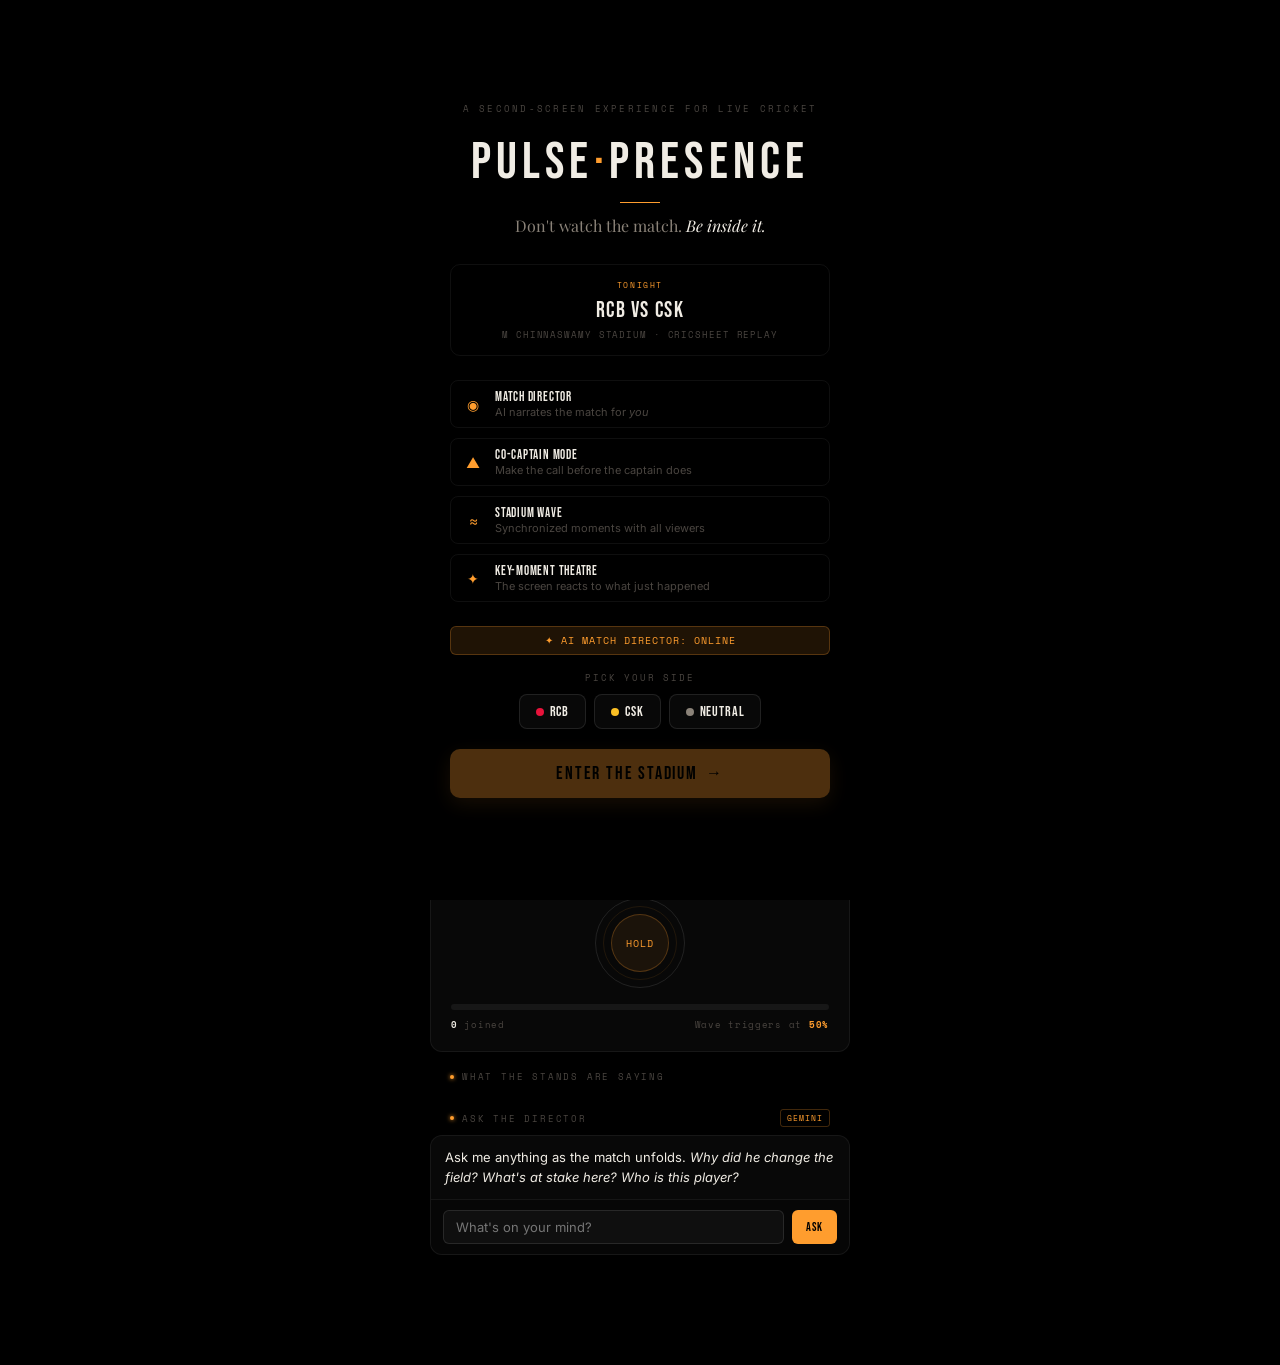
<file: index.html>
<!DOCTYPE html>
<html lang="en">
<head>
  <meta charset="UTF-8" />
  <meta name="viewport" content="width=device-width, initial-scale=1.0, maximum-scale=1.0, user-scalable=no" />
  <meta name="theme-color" content="#000000" />
  <title>PulsePresence — Be Inside The Game</title>

  <link rel="preconnect" href="https://fonts.googleapis.com" />
  <link rel="preconnect" href="https://fonts.gstatic.com" crossorigin />
  <link href="https://fonts.googleapis.com/css2?family=Bebas+Neue&family=Space+Mono:wght@400;700&family=Inter:wght@300;400;500;600;700;800;900&family=Playfair+Display:wght@400;700;900&display=swap" rel="stylesheet" />

  <link rel="stylesheet" href="css/styles.css" />
</head>
<body>

<!-- ============================================================
     INTRO — Cinematic, sets the tone
============================================================ -->
<div class="intro" id="intro">
  <div class="intro-card">
    <div class="intro-eyebrow">A SECOND-SCREEN EXPERIENCE FOR LIVE CRICKET</div>
    <div class="intro-logo">PULSE<span class="intro-logo-amp">·</span>PRESENCE</div>
    <div class="intro-line"></div>
    <div class="intro-tagline" id="intro-tagline">
      Don't watch the match. <em>Be inside it.</em>
    </div>

    <div class="intro-match" id="intro-match-block">
      <div class="intro-match-label">TONIGHT</div>
      <div class="intro-match-teams" id="intro-match-teams">Loading...</div>
      <div class="intro-match-venue" id="intro-match-venue">—</div>
    </div>

    <div class="intro-pillars">
      <div class="pillar">
        <div class="pillar-icon">◉</div>
        <div class="pillar-text">
          <div class="pillar-title">Match Director</div>
          <div class="pillar-sub">AI narrates the match for <em>you</em></div>
        </div>
      </div>
      <div class="pillar">
        <div class="pillar-icon">▲</div>
        <div class="pillar-text">
          <div class="pillar-title">Co-Captain Mode</div>
          <div class="pillar-sub">Make the call before the captain does</div>
        </div>
      </div>
      <div class="pillar">
        <div class="pillar-icon">≈</div>
        <div class="pillar-text">
          <div class="pillar-title">Stadium Wave</div>
          <div class="pillar-sub">Synchronized moments with all viewers</div>
        </div>
      </div>
      <div class="pillar">
        <div class="pillar-icon">✦</div>
        <div class="pillar-text">
          <div class="pillar-title">Key-Moment Theatre</div>
          <div class="pillar-sub">The screen reacts to what just happened</div>
        </div>
      </div>
    </div>

    <div class="intro-ai" id="intro-ai">Checking AI...</div>

    <div class="intro-team-pick">
      <div class="intro-team-pick-label">PICK YOUR SIDE</div>
      <div class="intro-team-buttons" id="intro-team-buttons">
        <button class="team-pick-btn" data-team="rcb">
          <span class="team-pick-color rcb-color"></span>
          <span>RCB</span>
        </button>
        <button class="team-pick-btn" data-team="csk">
          <span class="team-pick-color csk-color"></span>
          <span>CSK</span>
        </button>
        <button class="team-pick-btn" data-team="neutral">
          <span class="team-pick-color neutral-color"></span>
          <span>NEUTRAL</span>
        </button>
      </div>
    </div>

    <button class="intro-cta" id="intro-cta" onclick="enterStadium()" disabled>
      <span>ENTER THE STADIUM</span>
      <span class="intro-cta-arrow">→</span>
    </button>
  </div>
</div>

<!-- ============================================================
     MAIN APP
============================================================ -->
<div class="app">

  <!-- TOP BAR -->
  <header class="header">
    <div class="header-row">
      <div class="logo">
        <div class="logo-dot"></div>
        <span>PULSE</span><span class="logo-dim">·</span><span>PRESENCE</span>
      </div>
      <div class="header-meta">
        <span class="meta-dot live-dot"></span>
        <span class="meta-text" id="header-presence">847,231 inside</span>
      </div>
    </div>

    <!-- Match Scoreboard -->
    <div class="scoreboard">
      <div class="sb-team sb-team-bat">
        <div class="sb-team-name" id="sb-bat-name">—</div>
        <div class="sb-team-score" id="sb-bat-score">0/0</div>
        <div class="sb-team-overs" id="sb-bat-overs">0.0 ov</div>
      </div>
      <div class="sb-divider">
        <div class="sb-vs">vs</div>
        <div class="sb-meta" id="sb-meta">Live · 1st Innings</div>
      </div>
      <div class="sb-team sb-team-bowl">
        <div class="sb-team-name" id="sb-bowl-name">—</div>
        <div class="sb-team-score" id="sb-bowl-score">yet to bat</div>
        <div class="sb-team-overs" id="sb-bowl-overs">—</div>
      </div>
    </div>
  </header>

  <!-- ============================================================
       PILLAR 1 — AI MATCH DIRECTOR
  ============================================================ -->
  <section class="director">
    <div class="section-label">
      <span class="section-label-dot"></span>
      <span>MATCH DIRECTOR</span>
      <span class="section-label-tag" id="director-source">GEMINI</span>
    </div>
    <div class="director-card">
      <div class="director-avatar">
        <div class="director-avatar-ring"></div>
        <div class="director-avatar-core">◉</div>
      </div>
      <div class="director-content">
        <div class="director-narrative" id="director-text">
          Welcome. The match is about to begin. I'll narrate the story as it unfolds — for you, your team, your moment.
        </div>
        <div class="director-meta">
          <span class="director-meta-item">
            <span class="director-meta-key">CHAPTER</span>
            <span class="director-meta-val" id="director-chapter">PROLOGUE</span>
          </span>
          <span class="director-meta-item">
            <span class="director-meta-key">YOUR TEAM</span>
            <span class="director-meta-val" id="director-team">—</span>
          </span>
          <span class="director-meta-item">
            <span class="director-meta-key">EMOTION</span>
            <span class="director-meta-val" id="director-emotion">ANTICIPATION</span>
          </span>
        </div>
      </div>
    </div>
  </section>

  <!-- ============================================================
       PRESENCE PULSE (bi-directional — different from v1)
       Shows what *millions* are feeling right now, and how YOU are
       contributing to it.
  ============================================================ -->
  <section class="presence">
    <div class="section-label">
      <span class="section-label-dot"></span>
      <span>COLLECTIVE PULSE</span>
      <span class="section-label-tag">847K LIVE</span>
    </div>
    <div class="presence-card">
      <div class="presence-globe" id="presence-globe">
        <svg viewBox="0 0 200 200" class="presence-svg">
          <circle cx="100" cy="100" r="80" class="presence-ring presence-ring-1"/>
          <circle cx="100" cy="100" r="60" class="presence-ring presence-ring-2"/>
          <circle cx="100" cy="100" r="40" class="presence-ring presence-ring-3"/>
          <circle cx="100" cy="100" r="20" class="presence-ring presence-ring-4"/>
          <circle cx="100" cy="100" r="6" class="presence-core" id="presence-core"/>
        </svg>
      </div>
      <div class="presence-stats">
        <div class="presence-stat">
          <div class="presence-stat-label">JOY</div>
          <div class="presence-stat-bar"><div class="presence-stat-fill" id="pulse-joy" style="width:30%; background:#fbbf24"></div></div>
        </div>
        <div class="presence-stat">
          <div class="presence-stat-label">TENSION</div>
          <div class="presence-stat-bar"><div class="presence-stat-fill" id="pulse-tension" style="width:45%; background:#ef4444"></div></div>
        </div>
        <div class="presence-stat">
          <div class="presence-stat-label">HOPE</div>
          <div class="presence-stat-bar"><div class="presence-stat-fill" id="pulse-hope" style="width:60%; background:#10b981"></div></div>
        </div>
        <div class="presence-stat">
          <div class="presence-stat-label">DISBELIEF</div>
          <div class="presence-stat-bar"><div class="presence-stat-fill" id="pulse-disbelief" style="width:15%; background:#a855f7"></div></div>
        </div>
      </div>
    </div>
  </section>

  <!-- ============================================================
       PILLAR 2 — CO-CAPTAIN MODE
       Tactical decisions BEFORE captain makes them
  ============================================================ -->
  <section class="captain">
    <div class="section-label">
      <span class="section-label-dot"></span>
      <span>CO-CAPTAIN</span>
      <span class="section-label-tag" id="captain-status">STANDBY</span>
    </div>
    <div class="captain-card" id="captain-card">
      <div class="captain-empty">
        <div class="captain-empty-icon">▲</div>
        <div class="captain-empty-text">Tactical decisions appear between overs. Make your call before the captain does.</div>
      </div>
    </div>
  </section>

  <!-- ============================================================
       LIVE FEED — Each ball as it happens (cinematic)
  ============================================================ -->
  <section class="feed">
    <div class="section-label">
      <span class="section-label-dot"></span>
      <span>LIVE FEED</span>
      <span class="section-label-tag" id="feed-ball-meta">0.0</span>
    </div>
    <div class="feed-card">
      <div class="feed-current" id="feed-current">Match starting...</div>
      <div class="feed-strip" id="feed-strip"></div>
    </div>
  </section>

  <!-- ============================================================
       PILLAR 3 — STADIUM WAVE (synchronized tap)
  ============================================================ -->
  <section class="wave">
    <div class="section-label">
      <span class="section-label-dot"></span>
      <span>STADIUM WAVE</span>
      <span class="section-label-tag" id="wave-status">DORMANT</span>
    </div>
    <div class="wave-card" id="wave-card">
      <div class="wave-prompt" id="wave-prompt">
        When a big moment hits, hold to join the wave.<br/>
        <span class="wave-prompt-sub">Synchronized with everyone watching.</span>
      </div>
      <div class="wave-orb" id="wave-orb">
        <div class="wave-orb-ring"></div>
        <div class="wave-orb-ring wave-orb-ring-2"></div>
        <div class="wave-orb-core" id="wave-orb-core">
          <span id="wave-orb-text">HOLD</span>
        </div>
      </div>
      <div class="wave-participation">
        <div class="wave-bar"><div class="wave-fill" id="wave-fill" style="width:0%"></div></div>
        <div class="wave-stats">
          <span><strong id="wave-count">0</strong> joined</span>
          <span class="wave-threshold">Wave triggers at <strong>50%</strong></span>
        </div>
      </div>
    </div>
  </section>

  <!-- ============================================================
       FAN SENTIMENT — what your team's fans are FEELING
       (qualitatively, not as a counter)
  ============================================================ -->
  <section class="sentiment">
    <div class="section-label">
      <span class="section-label-dot"></span>
      <span>WHAT THE STANDS ARE SAYING</span>
    </div>
    <div class="sentiment-feed" id="sentiment-feed"></div>
  </section>

  <!-- ============================================================
       ASK THE DIRECTOR (AI chat — context-aware)
  ============================================================ -->
  <section class="ask">
    <div class="section-label">
      <span class="section-label-dot"></span>
      <span>ASK THE DIRECTOR</span>
      <span class="section-label-tag">GEMINI</span>
    </div>
    <div class="ask-card">
      <div class="ask-body" id="ask-body">
        <div class="ask-msg ask-msg-ai">Ask me anything as the match unfolds. <em>Why did he change the field? What's at stake here? Who is this player?</em></div>
      </div>
      <div class="ask-input">
        <input type="text" id="ask-input" placeholder="What's on your mind?" />
        <button onclick="askDirector()" id="ask-send">ASK</button>
      </div>
    </div>
  </section>

</div>

<!-- ============================================================
     BOTTOM CONTROL
============================================================ -->
<div class="control-bar">
  <div class="control-row">
    <div class="speed-btns">
      <button class="speed-btn" data-speed="2200">1x</button>
      <button class="speed-btn active" data-speed="900">3x</button>
      <button class="speed-btn" data-speed="400">8x</button>
    </div>
    <button class="play-btn" id="play-btn">▶ PLAY</button>
  </div>
</div>

<!-- ============================================================
     KEY MOMENT THEATRE OVERLAY (Pillar 4)
     Appears on six/wicket/big moments
============================================================ -->
<div class="theatre" id="theatre">
  <div class="theatre-backdrop"></div>
  <div class="theatre-content">
    <div class="theatre-tag" id="theatre-tag">KEY MOMENT</div>
    <div class="theatre-headline" id="theatre-headline">SIX!</div>
    <div class="theatre-subhead" id="theatre-subhead">over deep midwicket</div>
    <div class="theatre-context" id="theatre-context">
      AI is analyzing the moment...
    </div>
    <div class="theatre-reactions">
      <button class="theatre-react" data-emoji="🔥">🔥</button>
      <button class="theatre-react" data-emoji="🤯">🤯</button>
      <button class="theatre-react" data-emoji="👏">👏</button>
      <button class="theatre-react" data-emoji="💔">💔</button>
      <button class="theatre-react" data-emoji="🙏">🙏</button>
    </div>
    <div class="theatre-collective" id="theatre-collective">
      <div class="theatre-collective-label">2.4M FANS REACTED</div>
      <div class="theatre-collective-bar" id="theatre-collective-bar"></div>
    </div>
    <button class="theatre-close" onclick="closeTheatre()">Continue watching →</button>
  </div>
</div>

<!-- Overlays -->
<div class="toast" id="toast"></div>
<div class="emoji-burst" id="emoji-burst"></div>

<!-- ============================================================
     Scripts — strict load order
============================================================ -->
<script src="js/config.js"></script>
<script src="js/data.js"></script>
<script src="js/director.js"></script>
<script src="js/captain.js"></script>
<script src="js/wave.js"></script>
<script src="js/theatre.js"></script>
<script src="js/engine.js"></script>
<script src="js/app.js"></script>

</body>
</html>
</file>
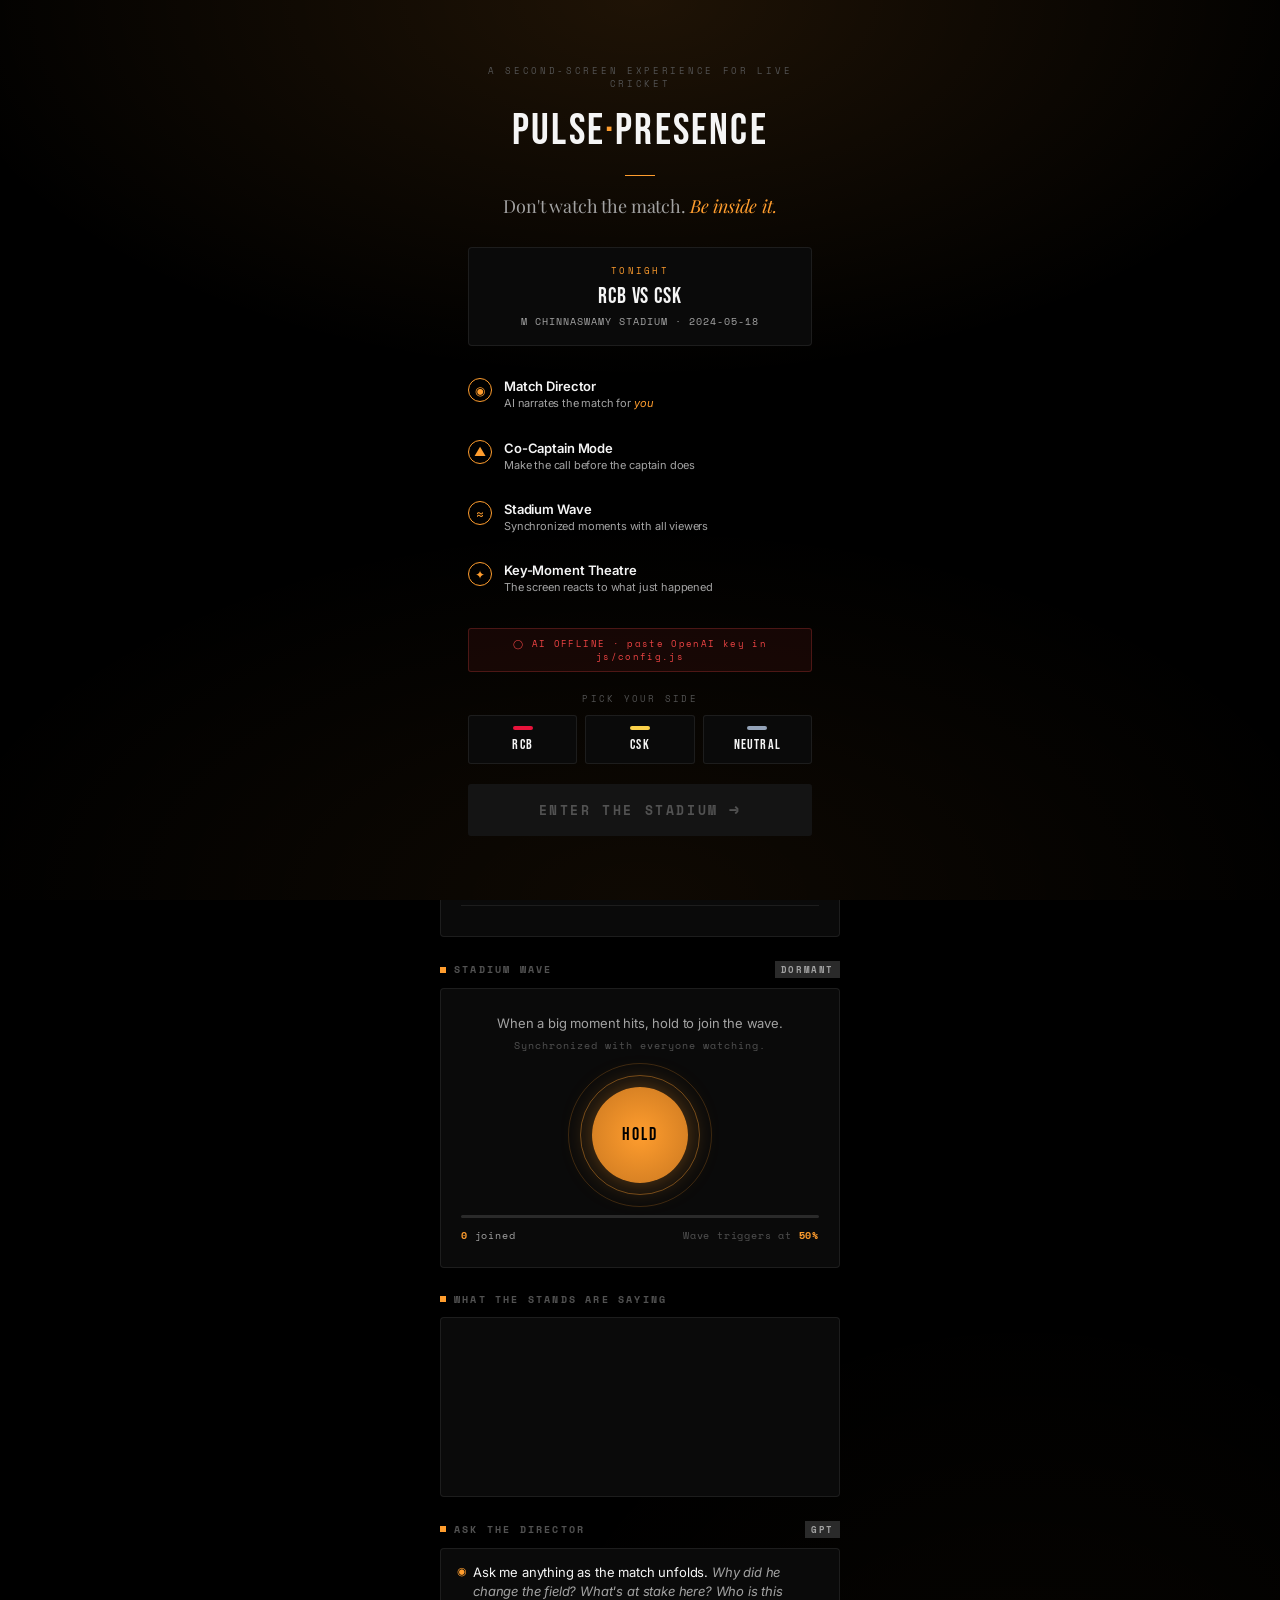
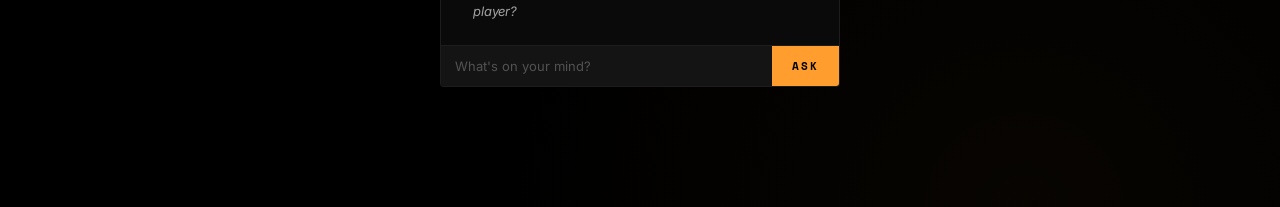
<file: pulsepresence-preview.html>
<!DOCTYPE html>
<html lang="en">
<head>
  <meta charset="UTF-8" />
  <meta name="viewport" content="width=device-width, initial-scale=1.0, maximum-scale=1.0, user-scalable=no" />
  <meta name="theme-color" content="#000000" />
  <title>PulsePresence — Be Inside The Game</title>

  <link rel="preconnect" href="https://fonts.googleapis.com" />
  <link rel="preconnect" href="https://fonts.gstatic.com" crossorigin />
  <link href="https://fonts.googleapis.com/css2?family=Bebas+Neue&family=Space+Mono:wght@400;700&family=Inter:wght@300;400;500;600;700;800;900&family=Playfair+Display:wght@400;700;900&display=swap" rel="stylesheet" />

  <style>
/* ============================================================
   PulsePresence — Stylesheet
   Aesthetic: cinematic broadcast, deep blacks, single accent.
   Different from PulseIPL (which was neon arcade).
============================================================ */

:root {
  /* Palette — cinematic, restrained, single accent */
  --bg-0: #000000;
  --bg-1: #0a0a0a;
  --bg-2: #141414;
  --bg-3: #1c1c1c;
  --ink: #f5f5f5;
  --ink-dim: #a3a3a3;
  --ink-faint: #525252;
  --ink-ghost: #2a2a2a;

  /* The single accent — broadcast amber */
  --accent: #ff9d2e;
  --accent-2: #ffb84d;
  --accent-glow: rgba(255, 157, 46, 0.4);

  /* Team colors (used sparingly) */
  --rcb: #e8133b;
  --csk: #fbd14a;
  --neutral: #94a3b8;

  /* Emotion colors */
  --joy: #fbbf24;
  --tension: #ef4444;
  --hope: #10b981;
  --disbelief: #a855f7;

  /* Lines */
  --line: rgba(255, 255, 255, 0.08);
  --line-2: rgba(255, 255, 255, 0.14);
  --line-strong: rgba(255, 255, 255, 0.22);
}

* { margin: 0; padding: 0; box-sizing: border-box; -webkit-tap-highlight-color: transparent; }

html, body {
  background: var(--bg-0);
  color: var(--ink);
  font-family: 'Inter', sans-serif;
  overflow-x: hidden;
  overscroll-behavior: none;
  font-weight: 400;
  letter-spacing: -0.01em;
}

body {
  background:
    radial-gradient(ellipse 100% 50% at 50% 0%, rgba(255, 157, 46, 0.05), transparent 70%),
    radial-gradient(ellipse 60% 40% at 80% 100%, rgba(255, 157, 46, 0.03), transparent 70%),
    var(--bg-0);
  min-height: 100vh;
  position: relative;
}

/* Subtle film grain */
body::before {
  content: '';
  position: fixed;
  inset: 0;
  background-image: url("data:image/svg+xml;utf8,<svg xmlns='http://www.w3.org/2000/svg' width='200' height='200'><filter id='n'><feTurbulence type='fractalNoise' baseFrequency='0.9' numOctaves='1' seed='5'/><feColorMatrix values='0 0 0 0 1 0 0 0 0 1 0 0 0 0 1 0 0 0 0.08 0'/></filter><rect width='200' height='200' filter='url(%23n)'/></svg>");
  pointer-events: none;
  z-index: 1;
  mix-blend-mode: overlay;
  opacity: 0.5;
}

.app {
  max-width: 440px;
  margin: 0 auto;
  position: relative;
  z-index: 5;
  padding: 0 0 120px;
}

/* ============================================================
   SECTION LABEL (used everywhere)
============================================================ */
.section-label {
  display: flex;
  align-items: center;
  gap: 8px;
  padding: 24px 20px 10px;
  font-family: 'Space Mono', monospace;
  font-size: 10px;
  letter-spacing: 0.22em;
  text-transform: uppercase;
  color: var(--ink-faint);
  font-weight: 700;
}
.section-label-dot {
  width: 6px;
  height: 6px;
  background: var(--accent);
  display: inline-block;
}
.section-label-tag {
  margin-left: auto;
  padding: 2px 6px;
  background: var(--ink-ghost);
  color: var(--ink-dim);
  font-size: 9px;
  letter-spacing: 0.18em;
}

/* ============================================================
   HEADER
============================================================ */
.header {
  position: sticky;
  top: 0;
  z-index: 50;
  backdrop-filter: blur(20px) saturate(120%);
  -webkit-backdrop-filter: blur(20px) saturate(120%);
  background: linear-gradient(180deg, rgba(0, 0, 0, 0.95), rgba(0, 0, 0, 0.75));
  border-bottom: 1px solid var(--line);
  padding: 14px 20px 14px;
}

.header-row {
  display: flex;
  align-items: center;
  justify-content: space-between;
  margin-bottom: 14px;
}

.logo {
  display: flex;
  align-items: center;
  gap: 8px;
  font-family: 'Space Mono', monospace;
  font-size: 12px;
  font-weight: 700;
  letter-spacing: 0.18em;
  text-transform: uppercase;
}
.logo-dim { color: var(--accent); }

.logo-dot {
  width: 8px;
  height: 8px;
  border-radius: 50%;
  background: var(--accent);
  box-shadow: 0 0 8px var(--accent-glow), 0 0 16px var(--accent-glow);
  animation: heartbeat 1.5s ease-in-out infinite;
}

@keyframes heartbeat {
  0%, 100% { transform: scale(1); opacity: 1; }
  50% { transform: scale(1.3); opacity: 0.7; }
}

.header-meta {
  display: flex;
  align-items: center;
  gap: 6px;
  font-family: 'Space Mono', monospace;
  font-size: 10px;
  color: var(--ink-dim);
  letter-spacing: 0.1em;
}

.live-dot {
  width: 6px;
  height: 6px;
  border-radius: 50%;
  background: var(--accent);
  animation: heartbeat 1.5s ease-in-out infinite;
}

/* SCOREBOARD */
.scoreboard {
  display: grid;
  grid-template-columns: 1fr auto 1fr;
  gap: 12px;
  align-items: center;
}

.sb-team {
  display: flex;
  flex-direction: column;
}
.sb-team-bowl { align-items: flex-end; }

.sb-team-name {
  font-family: 'Bebas Neue', sans-serif;
  font-size: 14px;
  letter-spacing: 0.12em;
  color: var(--ink-dim);
}

.sb-team-score {
  font-family: 'Bebas Neue', sans-serif;
  font-size: 36px;
  letter-spacing: 0.02em;
  line-height: 1;
  color: var(--ink);
}

.sb-team-overs {
  font-family: 'Space Mono', monospace;
  font-size: 10px;
  color: var(--ink-faint);
  letter-spacing: 0.1em;
  margin-top: 2px;
}

.sb-divider {
  display: flex;
  flex-direction: column;
  align-items: center;
  gap: 4px;
  padding: 0 8px;
}

.sb-vs {
  font-family: 'Playfair Display', serif;
  font-style: italic;
  font-size: 14px;
  color: var(--ink-faint);
}

.sb-meta {
  font-family: 'Space Mono', monospace;
  font-size: 8px;
  letter-spacing: 0.18em;
  text-transform: uppercase;
  color: var(--accent);
  white-space: nowrap;
}

/* ============================================================
   MATCH DIRECTOR (AI narrative)
============================================================ */
.director {
  padding: 0;
}

.director-card {
  margin: 0 20px;
  padding: 20px;
  background: linear-gradient(135deg, rgba(255, 157, 46, 0.08), rgba(255, 157, 46, 0.02));
  border: 1px solid rgba(255, 157, 46, 0.2);
  border-radius: 4px;
  display: flex;
  gap: 16px;
  position: relative;
  overflow: hidden;
}

.director-card::before {
  content: '';
  position: absolute;
  top: 0;
  left: 0;
  width: 3px;
  height: 100%;
  background: linear-gradient(180deg, var(--accent), transparent);
}

.director-avatar {
  position: relative;
  width: 44px;
  height: 44px;
  flex-shrink: 0;
}

.director-avatar-ring {
  position: absolute;
  inset: 0;
  border: 1px solid var(--accent);
  border-radius: 50%;
  animation: directorRing 3s ease-in-out infinite;
}

@keyframes directorRing {
  0%, 100% { transform: scale(1); opacity: 0.6; }
  50% { transform: scale(1.15); opacity: 0.2; }
}

.director-avatar-core {
  position: absolute;
  inset: 6px;
  background: var(--accent);
  border-radius: 50%;
  display: flex;
  align-items: center;
  justify-content: center;
  color: #000;
  font-size: 14px;
  font-weight: bold;
}

.director-content { flex: 1; min-width: 0; }

.director-narrative {
  font-family: 'Playfair Display', serif;
  font-size: 16px;
  line-height: 1.5;
  color: var(--ink);
  font-weight: 400;
  margin-bottom: 14px;
  min-height: 48px;
}

.director-narrative em { color: var(--accent); font-style: italic; }
.director-narrative strong { color: var(--accent); font-weight: 700; font-family: 'Inter', sans-serif; font-style: normal; }

.director-meta {
  display: flex;
  gap: 14px;
  flex-wrap: wrap;
  padding-top: 12px;
  border-top: 1px solid var(--line);
}

.director-meta-item {
  display: flex;
  flex-direction: column;
  gap: 2px;
}

.director-meta-key {
  font-family: 'Space Mono', monospace;
  font-size: 8px;
  letter-spacing: 0.2em;
  text-transform: uppercase;
  color: var(--ink-faint);
}

.director-meta-val {
  font-family: 'Space Mono', monospace;
  font-size: 11px;
  letter-spacing: 0.1em;
  color: var(--accent);
  text-transform: uppercase;
}

.director-loading {
  display: inline-block;
  width: 10px;
  height: 10px;
  border: 1.5px solid var(--accent);
  border-top-color: transparent;
  border-radius: 50%;
  animation: spin 0.8s linear infinite;
  vertical-align: middle;
}

@keyframes spin { to { transform: rotate(360deg); } }

/* ============================================================
   PRESENCE (collective emotion)
============================================================ */
.presence-card {
  margin: 0 20px;
  padding: 20px;
  background: var(--bg-1);
  border: 1px solid var(--line);
  border-radius: 4px;
  display: grid;
  grid-template-columns: auto 1fr;
  gap: 20px;
  align-items: center;
}

.presence-globe {
  width: 100px;
  height: 100px;
  position: relative;
}

.presence-svg { width: 100%; height: 100%; }

.presence-ring {
  fill: none;
  stroke: var(--accent);
  stroke-width: 1;
  opacity: 0.3;
  transform-origin: center;
  animation: presencePulse 3s ease-in-out infinite;
}
.presence-ring-2 { animation-delay: 0.3s; }
.presence-ring-3 { animation-delay: 0.6s; }
.presence-ring-4 { animation-delay: 0.9s; }

@keyframes presencePulse {
  0%, 100% { transform: scale(1); opacity: 0.2; }
  50% { transform: scale(1.08); opacity: 0.6; }
}

.presence-core {
  fill: var(--accent);
  filter: drop-shadow(0 0 8px var(--accent-glow));
}

.presence-stats {
  display: flex;
  flex-direction: column;
  gap: 10px;
}

.presence-stat {
  display: grid;
  grid-template-columns: 70px 1fr;
  gap: 12px;
  align-items: center;
}

.presence-stat-label {
  font-family: 'Space Mono', monospace;
  font-size: 9px;
  letter-spacing: 0.18em;
  color: var(--ink-dim);
}

.presence-stat-bar {
  height: 4px;
  background: var(--ink-ghost);
  border-radius: 100px;
  overflow: hidden;
}

.presence-stat-fill {
  height: 100%;
  border-radius: 100px;
  transition: width 0.8s cubic-bezier(0.4, 0, 0.2, 1);
  box-shadow: 0 0 8px currentColor;
}

/* ============================================================
   CO-CAPTAIN (tactical decisions)
============================================================ */
.captain-card {
  margin: 0 20px;
  padding: 20px;
  background: var(--bg-1);
  border: 1px solid var(--line);
  border-radius: 4px;
  min-height: 120px;
}

.captain-empty {
  display: flex;
  flex-direction: column;
  align-items: center;
  justify-content: center;
  gap: 10px;
  padding: 12px 0;
  text-align: center;
  color: var(--ink-faint);
}

.captain-empty-icon {
  font-size: 24px;
  color: var(--ink-ghost);
}

.captain-empty-text {
  font-size: 12px;
  max-width: 280px;
  line-height: 1.5;
}

.captain-prompt {
  animation: captainIn 0.5s cubic-bezier(0.34, 1.56, 0.64, 1);
}

@keyframes captainIn {
  from { opacity: 0; transform: translateY(10px); }
  to { opacity: 1; transform: translateY(0); }
}

.captain-question {
  font-family: 'Playfair Display', serif;
  font-style: italic;
  font-size: 17px;
  color: var(--ink);
  margin-bottom: 4px;
}

.captain-context {
  font-size: 11px;
  color: var(--ink-dim);
  margin-bottom: 14px;
  letter-spacing: 0.02em;
}

.captain-options {
  display: grid;
  gap: 8px;
  margin-bottom: 12px;
}

.captain-option {
  padding: 12px 14px;
  background: var(--bg-2);
  border: 1px solid var(--line-2);
  border-radius: 4px;
  color: var(--ink);
  font-family: 'Inter', sans-serif;
  font-size: 13px;
  font-weight: 500;
  text-align: left;
  cursor: pointer;
  transition: all 0.18s ease;
  display: flex;
  justify-content: space-between;
  align-items: center;
  position: relative;
  overflow: hidden;
}

.captain-option:hover {
  border-color: var(--line-strong);
  background: var(--bg-3);
}

.captain-option.picked {
  border-color: var(--accent);
  background: rgba(255, 157, 46, 0.08);
}

.captain-option.actual {
  background: rgba(16, 185, 129, 0.08);
  border-color: var(--hope);
}

.captain-option-label {
  position: relative;
  z-index: 2;
}

.captain-option-pct {
  font-family: 'Space Mono', monospace;
  font-size: 11px;
  color: var(--ink-faint);
  letter-spacing: 0.05em;
  position: relative;
  z-index: 2;
  opacity: 0;
  transition: opacity 0.3s ease;
}

.captain-option.revealed .captain-option-pct { opacity: 1; }

.captain-option-bar {
  position: absolute;
  top: 0; left: 0;
  height: 100%;
  background: rgba(255, 157, 46, 0.12);
  transition: width 0.8s cubic-bezier(0.4, 0, 0.2, 1);
  z-index: 1;
}

.captain-option.actual .captain-option-bar {
  background: rgba(16, 185, 129, 0.15);
}

.captain-result {
  margin-top: 12px;
  padding-top: 12px;
  border-top: 1px solid var(--line);
  font-size: 12px;
  color: var(--ink-dim);
  line-height: 1.5;
}

.captain-result strong {
  color: var(--accent);
  font-weight: 600;
}

.captain-result-correct {
  color: var(--hope);
  font-family: 'Space Mono', monospace;
  font-size: 10px;
  letter-spacing: 0.15em;
  margin-bottom: 4px;
  text-transform: uppercase;
}

/* ============================================================
   LIVE FEED (commentary, ball history)
============================================================ */
.feed-card {
  margin: 0 20px;
  padding: 18px 20px;
  background: var(--bg-1);
  border: 1px solid var(--line);
  border-radius: 4px;
}

.feed-current {
  font-family: 'Playfair Display', serif;
  font-size: 15px;
  line-height: 1.5;
  color: var(--ink);
  min-height: 48px;
  font-weight: 400;
}

.feed-ball {
  display: inline-block;
  font-family: 'Bebas Neue', sans-serif;
  font-size: 13px;
  letter-spacing: 0.04em;
  padding: 2px 8px;
  border-radius: 3px;
  background: var(--ink-ghost);
  color: var(--ink-dim);
  margin-right: 8px;
  vertical-align: middle;
  font-style: normal;
}
.feed-ball.six { background: var(--accent); color: #000; }
.feed-ball.four { background: var(--hope); color: #000; }
.feed-ball.wicket { background: var(--tension); color: #fff; }

.feed-strip {
  display: flex;
  gap: 4px;
  margin-top: 14px;
  padding: 8px 0 4px;
  overflow-x: auto;
  border-top: 1px solid var(--line);
}
.feed-strip::-webkit-scrollbar { display: none; }

.feed-chip {
  flex-shrink: 0;
  min-width: 22px;
  height: 22px;
  display: flex;
  align-items: center;
  justify-content: center;
  font-family: 'Bebas Neue', sans-serif;
  font-size: 11px;
  letter-spacing: 0.04em;
  background: var(--bg-2);
  color: var(--ink-faint);
  border-radius: 2px;
  border: 1px solid var(--line);
  padding: 0 4px;
}
.feed-chip.c4 { background: var(--hope); color: #000; border-color: var(--hope); }
.feed-chip.c6 { background: var(--accent); color: #000; border-color: var(--accent); }
.feed-chip.cW { background: var(--tension); color: #fff; border-color: var(--tension); }

/* ============================================================
   STADIUM WAVE
============================================================ */
.wave-card {
  margin: 0 20px;
  padding: 24px 20px;
  background: var(--bg-1);
  border: 1px solid var(--line);
  border-radius: 4px;
  text-align: center;
  position: relative;
  overflow: hidden;
}

.wave-card.active {
  background: linear-gradient(180deg, rgba(255, 157, 46, 0.08), rgba(255, 157, 46, 0.02));
  border-color: rgba(255, 157, 46, 0.3);
}

.wave-prompt {
  font-family: 'Inter', sans-serif;
  font-size: 13px;
  color: var(--ink-dim);
  line-height: 1.6;
  margin-bottom: 20px;
}

.wave-prompt-sub {
  font-family: 'Space Mono', monospace;
  font-size: 10px;
  color: var(--ink-faint);
  letter-spacing: 0.1em;
}

.wave-orb {
  position: relative;
  width: 120px;
  height: 120px;
  margin: 0 auto 20px;
  cursor: pointer;
  user-select: none;
}

.wave-orb-ring {
  position: absolute;
  inset: 0;
  border: 1px solid var(--accent);
  border-radius: 50%;
  opacity: 0.4;
  animation: waveRingPulse 2s ease-in-out infinite;
}

.wave-orb-ring-2 {
  inset: -12px;
  animation-delay: 0.5s;
  opacity: 0.2;
}

@keyframes waveRingPulse {
  0%, 100% { transform: scale(1); opacity: 0.4; }
  50% { transform: scale(1.1); opacity: 0.1; }
}

.wave-orb-core {
  position: absolute;
  inset: 12px;
  background: radial-gradient(circle, var(--accent) 0%, #c97720 100%);
  border-radius: 50%;
  display: flex;
  align-items: center;
  justify-content: center;
  font-family: 'Bebas Neue', sans-serif;
  font-size: 18px;
  letter-spacing: 0.1em;
  color: #000;
  transition: transform 0.15s ease;
  box-shadow: 0 0 30px var(--accent-glow);
}

.wave-orb:active .wave-orb-core {
  transform: scale(0.92);
}

.wave-orb.holding .wave-orb-core {
  animation: waveHold 0.6s ease-in-out infinite;
}

@keyframes waveHold {
  0%, 100% { transform: scale(1); box-shadow: 0 0 30px var(--accent-glow); }
  50% { transform: scale(1.05); box-shadow: 0 0 50px var(--accent-glow), 0 0 80px var(--accent-glow); }
}

.wave-participation {
  margin-top: 4px;
}

.wave-bar {
  height: 3px;
  background: var(--ink-ghost);
  border-radius: 100px;
  overflow: hidden;
  margin-bottom: 10px;
}

.wave-fill {
  height: 100%;
  background: linear-gradient(90deg, var(--accent), var(--accent-2));
  transition: width 0.4s cubic-bezier(0.4, 0, 0.2, 1);
  box-shadow: 0 0 10px var(--accent-glow);
}

.wave-stats {
  display: flex;
  justify-content: space-between;
  font-family: 'Space Mono', monospace;
  font-size: 10px;
  color: var(--ink-dim);
  letter-spacing: 0.08em;
}

.wave-stats strong { color: var(--accent); font-weight: 700; }

.wave-threshold { color: var(--ink-faint); }

/* Ripple effect when wave triggers */
.wave-ripple {
  position: fixed;
  pointer-events: none;
  z-index: 100;
  inset: 0;
  display: flex;
  align-items: center;
  justify-content: center;
  opacity: 0;
}

.wave-ripple.fire {
  animation: waveRippleAnim 2.5s ease-out forwards;
}

.wave-ripple-circle {
  width: 100px;
  height: 100px;
  border: 2px solid var(--accent);
  border-radius: 50%;
}

@keyframes waveRippleAnim {
  0% { opacity: 1; transform: scale(0.2); }
  100% { opacity: 0; transform: scale(15); }
}

/* ============================================================
   SENTIMENT FEED (qualitative, NOT counter)
============================================================ */
.sentiment-feed {
  margin: 0 20px;
  padding: 14px 16px;
  background: var(--bg-1);
  border: 1px solid var(--line);
  border-radius: 4px;
  height: 180px;
  overflow: hidden;
  position: relative;
}

.sentiment-msg {
  display: flex;
  gap: 10px;
  margin-bottom: 10px;
  animation: sentimentIn 0.5s cubic-bezier(0.34, 1.56, 0.64, 1);
  font-size: 13px;
  line-height: 1.4;
}

@keyframes sentimentIn {
  from { opacity: 0; transform: translateY(8px); }
  to { opacity: 1; transform: translateY(0); }
}

.sentiment-avatar {
  width: 24px;
  height: 24px;
  border-radius: 2px;
  flex-shrink: 0;
  font-family: 'Bebas Neue', sans-serif;
  font-size: 11px;
  display: flex;
  align-items: center;
  justify-content: center;
}

.sentiment-avatar.rcb { background: var(--rcb); color: #fff; }
.sentiment-avatar.csk { background: var(--csk); color: #000; }
.sentiment-avatar.neutral { background: var(--neutral); color: #000; }

.sentiment-body { flex: 1; min-width: 0; }

.sentiment-from {
  font-family: 'Space Mono', monospace;
  font-size: 9px;
  letter-spacing: 0.1em;
  color: var(--ink-faint);
  margin-right: 6px;
  text-transform: uppercase;
}

.sentiment-text {
  color: var(--ink);
  font-style: italic;
}

/* ============================================================
   ASK THE DIRECTOR (chat)
============================================================ */
.ask-card {
  margin: 0 20px;
  background: var(--bg-1);
  border: 1px solid var(--line);
  border-radius: 4px;
  overflow: hidden;
}

.ask-body {
  padding: 14px 16px;
  max-height: 240px;
  overflow-y: auto;
}

.ask-msg {
  margin-bottom: 10px;
  font-size: 13px;
  line-height: 1.5;
}

.ask-msg-ai {
  color: var(--ink);
  position: relative;
  padding-left: 16px;
}

.ask-msg-ai::before {
  content: '◉';
  position: absolute;
  left: 0;
  color: var(--accent);
  font-size: 11px;
}

.ask-msg-ai em { color: var(--ink-dim); font-style: italic; }

.ask-msg-user {
  text-align: right;
  color: var(--ink-dim);
  font-family: 'Playfair Display', serif;
  font-style: italic;
  font-size: 13px;
}

.ask-input {
  display: flex;
  gap: 0;
  border-top: 1px solid var(--line);
}

.ask-input input {
  flex: 1;
  background: var(--bg-2);
  border: none;
  padding: 12px 14px;
  color: var(--ink);
  font-family: 'Inter', sans-serif;
  font-size: 13px;
  outline: none;
}

.ask-input input::placeholder { color: var(--ink-faint); }

.ask-input button {
  padding: 12px 20px;
  background: var(--accent);
  border: none;
  color: #000;
  font-family: 'Space Mono', monospace;
  font-size: 11px;
  font-weight: 700;
  letter-spacing: 0.18em;
  cursor: pointer;
}

/* ============================================================
   CONTROL BAR
============================================================ */
.control-bar {
  position: fixed;
  bottom: 0;
  left: 0;
  right: 0;
  z-index: 60;
  backdrop-filter: blur(20px);
  -webkit-backdrop-filter: blur(20px);
  background: linear-gradient(180deg, rgba(0, 0, 0, 0.6), rgba(0, 0, 0, 0.95));
  border-top: 1px solid var(--line-2);
  padding: 12px 20px 28px;
}

.control-row {
  max-width: 440px;
  margin: 0 auto;
  display: flex;
  align-items: center;
  justify-content: space-between;
  gap: 12px;
}

.speed-btns { display: flex; gap: 6px; }

.speed-btn {
  padding: 7px 12px;
  background: var(--bg-2);
  border: 1px solid var(--line);
  border-radius: 3px;
  color: var(--ink-dim);
  font-family: 'Space Mono', monospace;
  font-size: 11px;
  font-weight: 700;
  letter-spacing: 0.08em;
  cursor: pointer;
  transition: all 0.18s ease;
}

.speed-btn.active {
  background: var(--accent);
  color: #000;
  border-color: var(--accent);
}

.play-btn {
  padding: 10px 22px;
  background: var(--accent);
  border: none;
  border-radius: 3px;
  color: #000;
  font-family: 'Space Mono', monospace;
  font-size: 12px;
  font-weight: 700;
  letter-spacing: 0.15em;
  cursor: pointer;
  box-shadow: 0 4px 20px var(--accent-glow);
}

/* ============================================================
   KEY MOMENT THEATRE
============================================================ */
.theatre {
  position: fixed;
  inset: 0;
  z-index: 300;
  display: flex;
  align-items: center;
  justify-content: center;
  padding: 24px;
  opacity: 0;
  pointer-events: none;
  transition: opacity 0.4s ease;
}

.theatre.show {
  opacity: 1;
  pointer-events: all;
}

.theatre-backdrop {
  position: absolute;
  inset: 0;
  background: rgba(0, 0, 0, 0.85);
  backdrop-filter: blur(12px);
}

.theatre-content {
  position: relative;
  max-width: 380px;
  width: 100%;
  text-align: center;
  z-index: 2;
  animation: theatreIn 0.6s cubic-bezier(0.34, 1.56, 0.64, 1);
}

@keyframes theatreIn {
  from { opacity: 0; transform: scale(0.85) translateY(20px); }
  to { opacity: 1; transform: scale(1) translateY(0); }
}

.theatre-tag {
  font-family: 'Space Mono', monospace;
  font-size: 10px;
  letter-spacing: 0.3em;
  color: var(--accent);
  margin-bottom: 12px;
  text-transform: uppercase;
}

.theatre-headline {
  font-family: 'Bebas Neue', sans-serif;
  font-size: 96px;
  letter-spacing: 0.02em;
  color: var(--ink);
  line-height: 1;
  margin-bottom: 8px;
  text-shadow: 0 0 40px var(--accent-glow);
}

.theatre.six .theatre-headline { color: var(--accent); }
.theatre.wicket .theatre-headline { color: var(--tension); text-shadow: 0 0 40px rgba(239, 68, 68, 0.5); }
.theatre.four .theatre-headline { color: var(--hope); text-shadow: 0 0 40px rgba(16, 185, 129, 0.5); }

.theatre-subhead {
  font-family: 'Playfair Display', serif;
  font-style: italic;
  font-size: 18px;
  color: var(--ink-dim);
  margin-bottom: 24px;
}

.theatre-context {
  font-family: 'Inter', sans-serif;
  font-size: 14px;
  line-height: 1.6;
  color: var(--ink);
  padding: 16px;
  background: rgba(255, 255, 255, 0.04);
  border-left: 2px solid var(--accent);
  border-radius: 2px;
  margin-bottom: 20px;
  text-align: left;
  min-height: 60px;
}

.theatre-context strong { color: var(--accent); }
.theatre-context em { color: var(--ink-dim); font-style: italic; }

.theatre-reactions {
  display: flex;
  gap: 8px;
  justify-content: center;
  margin-bottom: 20px;
}

.theatre-react {
  width: 48px;
  height: 48px;
  border-radius: 50%;
  background: rgba(255, 255, 255, 0.06);
  border: 1px solid var(--line-2);
  font-size: 22px;
  cursor: pointer;
  transition: all 0.18s ease;
  display: flex;
  align-items: center;
  justify-content: center;
}

.theatre-react:hover { transform: scale(1.15); border-color: var(--accent); }
.theatre-react:active { transform: scale(0.9); }

.theatre-collective {
  padding-top: 16px;
  border-top: 1px solid var(--line);
  margin-bottom: 16px;
}

.theatre-collective-label {
  font-family: 'Space Mono', monospace;
  font-size: 10px;
  letter-spacing: 0.18em;
  color: var(--ink-faint);
  margin-bottom: 8px;
}

.theatre-collective-bar {
  display: flex;
  gap: 2px;
  height: 16px;
  border-radius: 2px;
  overflow: hidden;
}

.theatre-collective-segment {
  flex: 1;
  display: flex;
  align-items: center;
  justify-content: center;
  font-size: 9px;
  color: var(--ink-faint);
  background: var(--bg-2);
}

.theatre-close {
  padding: 8px 16px;
  background: transparent;
  border: 1px solid var(--line-2);
  color: var(--ink-dim);
  font-family: 'Space Mono', monospace;
  font-size: 11px;
  letter-spacing: 0.1em;
  cursor: pointer;
  border-radius: 3px;
}

.theatre-close:hover { color: var(--ink); border-color: var(--line-strong); }

/* ============================================================
   INTRO (the cinematic opening)
============================================================ */
.intro {
  position: fixed;
  inset: 0;
  z-index: 500;
  background: var(--bg-0);
  display: flex;
  align-items: center;
  justify-content: center;
  padding: 20px;
  overflow-y: auto;
}

.intro::before {
  content: '';
  position: absolute;
  inset: 0;
  background:
    radial-gradient(ellipse 80% 60% at 50% 0%, rgba(255, 157, 46, 0.12), transparent 70%),
    radial-gradient(ellipse 80% 60% at 50% 100%, rgba(255, 157, 46, 0.06), transparent 70%);
  pointer-events: none;
}

.intro.hide {
  animation: introOut 0.8s cubic-bezier(0.65, 0, 0.35, 1) forwards;
  pointer-events: none;
}

@keyframes introOut {
  to { opacity: 0; transform: scale(1.05); }
}

.intro-card {
  position: relative;
  max-width: 400px;
  width: 100%;
  padding: 32px 28px;
  text-align: center;
  animation: introIn 1s cubic-bezier(0.16, 1, 0.3, 1);
}

@keyframes introIn {
  from { opacity: 0; transform: translateY(30px); }
  to { opacity: 1; transform: translateY(0); }
}

.intro-eyebrow {
  font-family: 'Space Mono', monospace;
  font-size: 9px;
  letter-spacing: 0.3em;
  text-transform: uppercase;
  color: var(--ink-faint);
  margin-bottom: 14px;
}

.intro-logo {
  font-family: 'Bebas Neue', sans-serif;
  font-size: 44px;
  letter-spacing: 0.05em;
  color: var(--ink);
  margin-bottom: 4px;
}

.intro-logo-amp { color: var(--accent); }

.intro-line {
  width: 30px;
  height: 1px;
  background: var(--accent);
  margin: 18px auto 18px;
}

.intro-tagline {
  font-family: 'Playfair Display', serif;
  font-size: 18px;
  color: var(--ink-dim);
  margin-bottom: 28px;
  line-height: 1.4;
}

.intro-tagline em {
  color: var(--accent);
  font-style: italic;
}

.intro-match {
  padding: 16px;
  background: var(--bg-1);
  border: 1px solid var(--line);
  border-radius: 4px;
  margin-bottom: 24px;
}

.intro-match-label {
  font-family: 'Space Mono', monospace;
  font-size: 9px;
  letter-spacing: 0.25em;
  color: var(--accent);
  margin-bottom: 6px;
}

.intro-match-teams {
  font-family: 'Bebas Neue', sans-serif;
  font-size: 22px;
  letter-spacing: 0.04em;
  color: var(--ink);
  margin-bottom: 4px;
}

.intro-match-venue {
  font-family: 'Space Mono', monospace;
  font-size: 10px;
  letter-spacing: 0.1em;
  color: var(--ink-dim);
}

.intro-pillars {
  display: flex;
  flex-direction: column;
  gap: 12px;
  margin-bottom: 24px;
  text-align: left;
}

.pillar {
  display: flex;
  align-items: flex-start;
  gap: 12px;
  padding: 8px 0;
}

.pillar-icon {
  width: 24px;
  height: 24px;
  border: 1px solid var(--accent);
  border-radius: 50%;
  display: flex;
  align-items: center;
  justify-content: center;
  color: var(--accent);
  font-size: 12px;
  flex-shrink: 0;
}

.pillar-text { flex: 1; }

.pillar-title {
  font-family: 'Inter', sans-serif;
  font-size: 13px;
  font-weight: 600;
  color: var(--ink);
  letter-spacing: -0.01em;
  margin-bottom: 2px;
}

.pillar-sub {
  font-family: 'Inter', sans-serif;
  font-size: 11px;
  color: var(--ink-dim);
  line-height: 1.4;
}

.pillar-sub em { color: var(--accent); font-style: italic; }

.intro-ai {
  padding: 8px;
  border-radius: 3px;
  font-family: 'Space Mono', monospace;
  font-size: 9px;
  letter-spacing: 0.15em;
  margin-bottom: 20px;
}

.intro-ai.on {
  background: rgba(16, 185, 129, 0.08);
  color: var(--hope);
  border: 1px solid rgba(16, 185, 129, 0.25);
}

.intro-ai.off {
  background: rgba(239, 68, 68, 0.08);
  color: var(--tension);
  border: 1px solid rgba(239, 68, 68, 0.25);
}

.intro-team-pick {
  margin-bottom: 20px;
}

.intro-team-pick-label {
  font-family: 'Space Mono', monospace;
  font-size: 9px;
  letter-spacing: 0.25em;
  color: var(--ink-faint);
  margin-bottom: 10px;
}

.intro-team-buttons {
  display: grid;
  grid-template-columns: 1fr 1fr 1fr;
  gap: 8px;
}

.team-pick-btn {
  padding: 10px 8px;
  background: var(--bg-1);
  border: 1px solid var(--line);
  border-radius: 3px;
  color: var(--ink);
  font-family: 'Bebas Neue', sans-serif;
  font-size: 14px;
  letter-spacing: 0.08em;
  cursor: pointer;
  display: flex;
  flex-direction: column;
  align-items: center;
  gap: 6px;
  transition: all 0.18s ease;
}

.team-pick-btn:hover { border-color: var(--line-strong); }

.team-pick-btn.picked {
  border-color: var(--accent);
  background: rgba(255, 157, 46, 0.08);
}

.team-pick-color {
  width: 20px;
  height: 4px;
  border-radius: 100px;
}
.rcb-color { background: var(--rcb); }
.csk-color { background: var(--csk); }
.neutral-color { background: var(--neutral); }

.intro-cta {
  width: 100%;
  padding: 14px;
  background: var(--accent);
  border: none;
  border-radius: 3px;
  color: #000;
  font-family: 'Space Mono', monospace;
  font-size: 13px;
  font-weight: 700;
  letter-spacing: 0.2em;
  cursor: pointer;
  display: flex;
  align-items: center;
  justify-content: center;
  gap: 10px;
  transition: all 0.2s ease;
  box-shadow: 0 8px 32px var(--accent-glow);
}

.intro-cta:hover:not(:disabled) {
  transform: translateY(-2px);
  box-shadow: 0 12px 40px var(--accent-glow);
}

.intro-cta:disabled {
  background: var(--bg-2);
  color: var(--ink-faint);
  box-shadow: none;
  cursor: not-allowed;
}

.intro-cta-arrow {
  font-size: 16px;
  transition: transform 0.2s ease;
}

.intro-cta:hover:not(:disabled) .intro-cta-arrow {
  transform: translateX(4px);
}

/* ============================================================
   TOAST (small notification)
============================================================ */
.toast {
  position: fixed;
  top: 24px;
  left: 50%;
  transform: translateX(-50%) translateY(-10px);
  z-index: 400;
  padding: 10px 18px;
  background: var(--accent);
  color: #000;
  font-family: 'Space Mono', monospace;
  font-size: 11px;
  font-weight: 700;
  letter-spacing: 0.15em;
  border-radius: 3px;
  opacity: 0;
  pointer-events: none;
  transition: all 0.4s cubic-bezier(0.34, 1.56, 0.64, 1);
  box-shadow: 0 8px 24px var(--accent-glow);
}

.toast.show {
  opacity: 1;
  transform: translateX(-50%) translateY(0);
}

/* ============================================================
   EMOJI BURST (in-theatre reactions, also generic)
============================================================ */
.emoji-burst {
  position: fixed;
  inset: 0;
  pointer-events: none;
  z-index: 200;
}

.floating-emoji {
  position: absolute;
  font-size: 28px;
  animation: emojiFloat 2.4s ease-out forwards;
  pointer-events: none;
}

@keyframes emojiFloat {
  0% { opacity: 0; transform: translateY(0) scale(0.5); }
  15% { opacity: 1; transform: translateY(-30px) scale(1.2); }
  100% { opacity: 0; transform: translateY(-260px) scale(0.8); }
}

</style>
</head>
<body>

<!-- ============================================================
     INTRO — Cinematic, sets the tone
============================================================ -->
<div class="intro" id="intro">
  <div class="intro-card">
    <div class="intro-eyebrow">A SECOND-SCREEN EXPERIENCE FOR LIVE CRICKET</div>
    <div class="intro-logo">PULSE<span class="intro-logo-amp">·</span>PRESENCE</div>
    <div class="intro-line"></div>
    <div class="intro-tagline" id="intro-tagline">
      Don't watch the match. <em>Be inside it.</em>
    </div>

    <div class="intro-match" id="intro-match-block">
      <div class="intro-match-label">TONIGHT</div>
      <div class="intro-match-teams" id="intro-match-teams">Loading...</div>
      <div class="intro-match-venue" id="intro-match-venue">—</div>
    </div>

    <div class="intro-pillars">
      <div class="pillar">
        <div class="pillar-icon">◉</div>
        <div class="pillar-text">
          <div class="pillar-title">Match Director</div>
          <div class="pillar-sub">AI narrates the match for <em>you</em></div>
        </div>
      </div>
      <div class="pillar">
        <div class="pillar-icon">▲</div>
        <div class="pillar-text">
          <div class="pillar-title">Co-Captain Mode</div>
          <div class="pillar-sub">Make the call before the captain does</div>
        </div>
      </div>
      <div class="pillar">
        <div class="pillar-icon">≈</div>
        <div class="pillar-text">
          <div class="pillar-title">Stadium Wave</div>
          <div class="pillar-sub">Synchronized moments with all viewers</div>
        </div>
      </div>
      <div class="pillar">
        <div class="pillar-icon">✦</div>
        <div class="pillar-text">
          <div class="pillar-title">Key-Moment Theatre</div>
          <div class="pillar-sub">The screen reacts to what just happened</div>
        </div>
      </div>
    </div>

    <div class="intro-ai" id="intro-ai">Checking AI...</div>

    <div class="intro-team-pick">
      <div class="intro-team-pick-label">PICK YOUR SIDE</div>
      <div class="intro-team-buttons" id="intro-team-buttons">
        <button class="team-pick-btn" data-team="rcb">
          <span class="team-pick-color rcb-color"></span>
          <span>RCB</span>
        </button>
        <button class="team-pick-btn" data-team="csk">
          <span class="team-pick-color csk-color"></span>
          <span>CSK</span>
        </button>
        <button class="team-pick-btn" data-team="neutral">
          <span class="team-pick-color neutral-color"></span>
          <span>NEUTRAL</span>
        </button>
      </div>
    </div>

    <button class="intro-cta" id="intro-cta" onclick="enterStadium()" disabled>
      <span>ENTER THE STADIUM</span>
      <span class="intro-cta-arrow">→</span>
    </button>
  </div>
</div>

<!-- ============================================================
     MAIN APP
============================================================ -->
<div class="app">

  <!-- TOP BAR -->
  <header class="header">
    <div class="header-row">
      <div class="logo">
        <div class="logo-dot"></div>
        <span>PULSE</span><span class="logo-dim">·</span><span>PRESENCE</span>
      </div>
      <div class="header-meta">
        <span class="meta-dot live-dot"></span>
        <span class="meta-text" id="header-presence">847,231 inside</span>
      </div>
    </div>

    <!-- Match Scoreboard -->
    <div class="scoreboard">
      <div class="sb-team sb-team-bat">
        <div class="sb-team-name" id="sb-bat-name">—</div>
        <div class="sb-team-score" id="sb-bat-score">0/0</div>
        <div class="sb-team-overs" id="sb-bat-overs">0.0 ov</div>
      </div>
      <div class="sb-divider">
        <div class="sb-vs">vs</div>
        <div class="sb-meta" id="sb-meta">Live · 1st Innings</div>
      </div>
      <div class="sb-team sb-team-bowl">
        <div class="sb-team-name" id="sb-bowl-name">—</div>
        <div class="sb-team-score" id="sb-bowl-score">yet to bat</div>
        <div class="sb-team-overs" id="sb-bowl-overs">—</div>
      </div>
    </div>
  </header>

  <!-- ============================================================
       PILLAR 1 — AI MATCH DIRECTOR
  ============================================================ -->
  <section class="director">
    <div class="section-label">
      <span class="section-label-dot"></span>
      <span>MATCH DIRECTOR</span>
      <span class="section-label-tag" id="director-source">GPT</span>
    </div>
    <div class="director-card">
      <div class="director-avatar">
        <div class="director-avatar-ring"></div>
        <div class="director-avatar-core">◉</div>
      </div>
      <div class="director-content">
        <div class="director-narrative" id="director-text">
          Welcome. The match is about to begin. I'll narrate the story as it unfolds — for you, your team, your moment.
        </div>
        <div class="director-meta">
          <span class="director-meta-item">
            <span class="director-meta-key">CHAPTER</span>
            <span class="director-meta-val" id="director-chapter">PROLOGUE</span>
          </span>
          <span class="director-meta-item">
            <span class="director-meta-key">YOUR TEAM</span>
            <span class="director-meta-val" id="director-team">—</span>
          </span>
          <span class="director-meta-item">
            <span class="director-meta-key">EMOTION</span>
            <span class="director-meta-val" id="director-emotion">ANTICIPATION</span>
          </span>
        </div>
      </div>
    </div>
  </section>

  <!-- ============================================================
       PRESENCE PULSE (bi-directional — different from v1)
       Shows what *millions* are feeling right now, and how YOU are
       contributing to it.
  ============================================================ -->
  <section class="presence">
    <div class="section-label">
      <span class="section-label-dot"></span>
      <span>COLLECTIVE PULSE</span>
      <span class="section-label-tag">847K LIVE</span>
    </div>
    <div class="presence-card">
      <div class="presence-globe" id="presence-globe">
        <svg viewBox="0 0 200 200" class="presence-svg">
          <circle cx="100" cy="100" r="80" class="presence-ring presence-ring-1"/>
          <circle cx="100" cy="100" r="60" class="presence-ring presence-ring-2"/>
          <circle cx="100" cy="100" r="40" class="presence-ring presence-ring-3"/>
          <circle cx="100" cy="100" r="20" class="presence-ring presence-ring-4"/>
          <circle cx="100" cy="100" r="6" class="presence-core" id="presence-core"/>
        </svg>
      </div>
      <div class="presence-stats">
        <div class="presence-stat">
          <div class="presence-stat-label">JOY</div>
          <div class="presence-stat-bar"><div class="presence-stat-fill" id="pulse-joy" style="width:30%; background:#fbbf24"></div></div>
        </div>
        <div class="presence-stat">
          <div class="presence-stat-label">TENSION</div>
          <div class="presence-stat-bar"><div class="presence-stat-fill" id="pulse-tension" style="width:45%; background:#ef4444"></div></div>
        </div>
        <div class="presence-stat">
          <div class="presence-stat-label">HOPE</div>
          <div class="presence-stat-bar"><div class="presence-stat-fill" id="pulse-hope" style="width:60%; background:#10b981"></div></div>
        </div>
        <div class="presence-stat">
          <div class="presence-stat-label">DISBELIEF</div>
          <div class="presence-stat-bar"><div class="presence-stat-fill" id="pulse-disbelief" style="width:15%; background:#a855f7"></div></div>
        </div>
      </div>
    </div>
  </section>

  <!-- ============================================================
       PILLAR 2 — CO-CAPTAIN MODE
       Tactical decisions BEFORE captain makes them
  ============================================================ -->
  <section class="captain">
    <div class="section-label">
      <span class="section-label-dot"></span>
      <span>CO-CAPTAIN</span>
      <span class="section-label-tag" id="captain-status">STANDBY</span>
    </div>
    <div class="captain-card" id="captain-card">
      <div class="captain-empty">
        <div class="captain-empty-icon">▲</div>
        <div class="captain-empty-text">Tactical decisions appear between overs. Make your call before the captain does.</div>
      </div>
    </div>
  </section>

  <!-- ============================================================
       LIVE FEED — Each ball as it happens (cinematic)
  ============================================================ -->
  <section class="feed">
    <div class="section-label">
      <span class="section-label-dot"></span>
      <span>LIVE FEED</span>
      <span class="section-label-tag" id="feed-ball-meta">0.0</span>
    </div>
    <div class="feed-card">
      <div class="feed-current" id="feed-current">Match starting...</div>
      <div class="feed-strip" id="feed-strip"></div>
    </div>
  </section>

  <!-- ============================================================
       PILLAR 3 — STADIUM WAVE (synchronized tap)
  ============================================================ -->
  <section class="wave">
    <div class="section-label">
      <span class="section-label-dot"></span>
      <span>STADIUM WAVE</span>
      <span class="section-label-tag" id="wave-status">DORMANT</span>
    </div>
    <div class="wave-card" id="wave-card">
      <div class="wave-prompt" id="wave-prompt">
        When a big moment hits, hold to join the wave.<br/>
        <span class="wave-prompt-sub">Synchronized with everyone watching.</span>
      </div>
      <div class="wave-orb" id="wave-orb">
        <div class="wave-orb-ring"></div>
        <div class="wave-orb-ring wave-orb-ring-2"></div>
        <div class="wave-orb-core" id="wave-orb-core">
          <span id="wave-orb-text">HOLD</span>
        </div>
      </div>
      <div class="wave-participation">
        <div class="wave-bar"><div class="wave-fill" id="wave-fill" style="width:0%"></div></div>
        <div class="wave-stats">
          <span><strong id="wave-count">0</strong> joined</span>
          <span class="wave-threshold">Wave triggers at <strong>50%</strong></span>
        </div>
      </div>
    </div>
  </section>

  <!-- ============================================================
       FAN SENTIMENT — what your team's fans are FEELING
       (qualitatively, not as a counter)
  ============================================================ -->
  <section class="sentiment">
    <div class="section-label">
      <span class="section-label-dot"></span>
      <span>WHAT THE STANDS ARE SAYING</span>
    </div>
    <div class="sentiment-feed" id="sentiment-feed"></div>
  </section>

  <!-- ============================================================
       ASK THE DIRECTOR (AI chat — context-aware)
  ============================================================ -->
  <section class="ask">
    <div class="section-label">
      <span class="section-label-dot"></span>
      <span>ASK THE DIRECTOR</span>
      <span class="section-label-tag">GPT</span>
    </div>
    <div class="ask-card">
      <div class="ask-body" id="ask-body">
        <div class="ask-msg ask-msg-ai">Ask me anything as the match unfolds. <em>Why did he change the field? What's at stake here? Who is this player?</em></div>
      </div>
      <div class="ask-input">
        <input type="text" id="ask-input" placeholder="What's on your mind?" />
        <button onclick="askDirector()" id="ask-send">ASK</button>
      </div>
    </div>
  </section>

</div>

<!-- ============================================================
     BOTTOM CONTROL
============================================================ -->
<div class="control-bar">
  <div class="control-row">
    <div class="speed-btns">
      <button class="speed-btn" data-speed="2200">1x</button>
      <button class="speed-btn active" data-speed="900">3x</button>
      <button class="speed-btn" data-speed="400">8x</button>
    </div>
    <button class="play-btn" id="play-btn">▶ PLAY</button>
  </div>
</div>

<!-- ============================================================
     KEY MOMENT THEATRE OVERLAY (Pillar 4)
     Appears on six/wicket/big moments
============================================================ -->
<div class="theatre" id="theatre">
  <div class="theatre-backdrop"></div>
  <div class="theatre-content">
    <div class="theatre-tag" id="theatre-tag">KEY MOMENT</div>
    <div class="theatre-headline" id="theatre-headline">SIX!</div>
    <div class="theatre-subhead" id="theatre-subhead">over deep midwicket</div>
    <div class="theatre-context" id="theatre-context">
      AI is analyzing the moment...
    </div>
    <div class="theatre-reactions">
      <button class="theatre-react" data-emoji="🔥">🔥</button>
      <button class="theatre-react" data-emoji="🤯">🤯</button>
      <button class="theatre-react" data-emoji="👏">👏</button>
      <button class="theatre-react" data-emoji="💔">💔</button>
      <button class="theatre-react" data-emoji="🙏">🙏</button>
    </div>
    <div class="theatre-collective" id="theatre-collective">
      <div class="theatre-collective-label">2.4M FANS REACTED</div>
      <div class="theatre-collective-bar" id="theatre-collective-bar"></div>
    </div>
    <button class="theatre-close" onclick="closeTheatre()">Continue watching →</button>
  </div>
</div>

<!-- Overlays -->
<div class="toast" id="toast"></div>
<div class="emoji-burst" id="emoji-burst"></div>

<!-- ============================================================
     Scripts — strict load order
============================================================ -->

<script>
/* ============================================================
   PulsePresence — CONFIG
   ⚠️ THIS IS THE ONLY FILE YOU NORMALLY EDIT.
============================================================ */

const CONFIG = {
  // 🔑 PASTE YOUR OPENAI KEY HERE
  // ⚠️ Demo only. Anyone opening the page can see this.
  OPENAI_API_KEY: "",   // "sk-proj-..."

  GPT_MODEL: "gpt-4o-mini",
  GPT_API_URL: "https://api.openai.com/v1/chat/completions",

  MATCH_DATA_PATH: "data/match.json",

  // Playback speed (ms per ball)
  // 2200 = realistic, 900 = 3x demo, 400 = 8x fast demo
  DEFAULT_SPEED: 900,

  AI_TIMEOUT_MS: 5000,

  // How often the Match Director "checks in" with a narrative
  // (in number of balls). Every 6 balls = once per over.
  DIRECTOR_INTERVAL: 6,

  // How aggressively to fire Co-Captain prompts
  // 1 = every over, 2 = every other over
  CAPTAIN_OVER_INTERVAL: 2,
};

CONFIG.AI_ENABLED = CONFIG.OPENAI_API_KEY.length > 10;

/* ============================================================
   PulsePresence — DATA MODULE
============================================================ */

let MATCH_DATA_RAW = null;
let ALL_BALLS = [];
let TEAM1 = "";
let TEAM2 = "";
let VENUE = "";

// ============================================================
// Parse Cricsheet JSON → flat ball events
// ============================================================
function parseCricsheet(data){
  const balls = [];
  data.innings.forEach((inn, inningsIdx) => {
    inn.overs.forEach(over => {
      over.deliveries.forEach((d, ballIdx) => {
        const isWicket = !!d.wickets;
        const runs = d.runs.batter;
        let type;
        if (isWicket)        type = 'wicket';
        else if (runs === 6) type = 'six';
        else if (runs === 4) type = 'four';
        else if (runs === 0) type = 'dot';
        else if (runs === 1) type = 'one';
        else if (runs === 2) type = 'two';
        else                 type = 'other';

        balls.push({
          innings: inningsIdx,
          battingTeam: inn.team,
          over: over.over,
          ball: ballIdx + 1,
          batter: d.batter,
          bowler: d.bowler,
          runs: isWicket ? 'W' : runs,
          type: type,
          wicketKind: isWicket ? d.wickets[0].kind : null,
          playerOut: isWicket ? d.wickets[0].player_out : null
        });
      });
    });
  });
  return balls;
}

function shortTeam(name){
  if (!name) return "—";
  if (name.includes('Bengaluru') || name.includes('Bangalore')) return 'RCB';
  if (name.includes('Chennai'))   return 'CSK';
  if (name.includes('Mumbai'))    return 'MI';
  if (name.includes('Kolkata'))   return 'KKR';
  if (name.includes('Delhi'))     return 'DC';
  if (name.includes('Punjab'))    return 'PBKS';
  if (name.includes('Rajasthan')) return 'RR';
  if (name.includes('Sunrisers')) return 'SRH';
  if (name.includes('Gujarat'))   return 'GT';
  if (name.includes('Lucknow'))   return 'LSG';
  return name.split(' ')[0].toUpperCase().substring(0, 3);
}

// ============================================================
// SENTIMENT MESSAGES — qualitative emotional expressions
// These are NOT chat banter. They're little emotional vignettes.
// ============================================================
const SENTIMENT_BY_EVENT = {
  six_rcb: [
    "Chinnaswamy is shaking. I can feel it through the screen.",
    "I'm not crying. You're crying.",
    "This is why I never miss an RCB game.",
    "GET IN. That's how you start an innings.",
    "Goosebumps. Literal goosebumps right now."
  ],
  six_csk: [
    "Thala said sit down, then stood up himself.",
    "Whistle Podu. WHISTLE PODU.",
    "Yellow brigade, are you watching this?",
    "MSD effect even when he's not batting.",
    "This is a different level of energy at Chepauk-South."
  ],
  wicket_rcb: [
    "We had to take that. Massive breakthrough.",
    "ROAR. The Chinnaswamy roar is unreal.",
    "Bowling unit finally clicking.",
    "Champions take wickets. We're taking wickets.",
  ],
  wicket_csk: [
    "Mahi pulled the rabbit out. Of course.",
    "That's why he's Captain Cool.",
    "Dhoni stumping = pure joy.",
    "Pathirana doing Pathirana things.",
  ],
  wicket_neutral: [
    "Whoever you support, that was a *good* ball.",
    "T20 cricket, man. One ball changes everything.",
    "Imagine being a bowler in this format. Brutal.",
  ],
  four_rcb: ["Threading the needle.", "Pure timing. Pure class.", "Bat speed unreal.", "Chase mode initiated."],
  four_csk: ["Old school four. Beautiful.", "Boundaries are coming.", "Chepauk classic.", "Patience paying off."],
  dot_pressure: [
    "Squeeze. Squeeze. Squeeze.",
    "Dot balls are gold in T20.",
    "Pressure is building. You can see it on the faces.",
    "This over could swing the match.",
  ],
  intro: [
    "Ready. Heart already racing.",
    "Long day at work, this is my therapy.",
    "Whole family on the couch. Phone in hand.",
    "Bring it on. Let's go.",
    "I am NERVOUS man. So much riding on this."
  ]
};

// ============================================================
// CAPTAIN DECISIONS — tactical questions tied to match moments
// These appear between overs (or after key events).
// `actual` = what the captain actually did (the answer)
// ============================================================
const CAPTAIN_DECISIONS = [
  {
    triggerOver: 1,
    triggerInnings: 0,
    question: "Powerplay attack — what's your move?",
    context: "Opener Gaikwad is set. 6 runs from 6 balls. Bowling change?",
    options: [
      { label: "Stick with Yash Dayal", actual: false, fanPct: 22 },
      { label: "Bring Siraj on for swing", actual: true, fanPct: 51 },
      { label: "Surprise — spin in powerplay", actual: false, fanPct: 27 }
    ],
    outcome: "Captain went with <strong>Siraj</strong>. Match the crowd's instinct."
  },
  {
    triggerOver: 3,
    triggerInnings: 0,
    question: "First wicket falls. New batter in. Field setting?",
    context: "Rahane just departed. New batter facing a moving ball.",
    options: [
      { label: "Attacking — 4 catchers", actual: true, fanPct: 64 },
      { label: "Stay defensive — singles plug", actual: false, fanPct: 21 },
      { label: "Bring on spin immediately", actual: false, fanPct: 15 }
    ],
    outcome: "Captain went <strong>attacking</strong>. You read the moment."
  },
  {
    triggerOver: 5,
    triggerInnings: 0,
    question: "End of powerplay coming. Risk or hold?",
    context: "26/1 after 4 overs. CSK have weathered the storm.",
    options: [
      { label: "Hold — build platform", actual: false, fanPct: 39 },
      { label: "Risk — go for boundary", actual: true, fanPct: 44 },
      { label: "Rotate strike, no boundaries", actual: false, fanPct: 17 }
    ],
    outcome: "Batters chose <strong>risk</strong>. Two boundaries in the over."
  },
  {
    triggerOver: 7,
    triggerInnings: 0,
    question: "Middle overs strategy?",
    context: "Spin coming on. Match in the balance.",
    options: [
      { label: "Aggression — take down the spinner", actual: false, fanPct: 34 },
      { label: "Calculated — rotate, attack one over", actual: true, fanPct: 48 },
      { label: "Caution — don't lose another wicket", actual: false, fanPct: 18 }
    ],
    outcome: "They went <strong>calculated</strong>. Smart cricket."
  },
  {
    triggerOver: 11,
    triggerInnings: 0,
    question: "Dhoni walks in. What does Faf do?",
    context: "MSD is at the crease. Crowd is on its feet. 5 balls left in the over.",
    options: [
      { label: "Pace him out — short ball line", actual: false, fanPct: 28 },
      { label: "Slow him down — yorker length", actual: true, fanPct: 53 },
      { label: "Tempt him — full and wide", actual: false, fanPct: 19 }
    ],
    outcome: "Yorkers came in. <strong>Mahi found them anyway.</strong> Of course."
  },
  {
    triggerOver: 1,
    triggerInnings: 1,
    question: "RCB chasing. Powerplay approach?",
    context: "Kohli and Faf out. The chase starts now.",
    options: [
      { label: "Go hard from ball 1", actual: true, fanPct: 47 },
      { label: "Anchor — Kohli plays himself in", actual: false, fanPct: 38 },
      { label: "Mixed — calculated risk", actual: false, fanPct: 15 }
    ],
    outcome: "RCB went <strong>hard</strong>. Kohli's intent was clear."
  },
  {
    triggerOver: 3,
    triggerInnings: 1,
    question: "Faf out. Patidar in. Tactical shift?",
    context: "Pressure building. Required rate climbing.",
    options: [
      { label: "Patidar takes charge", actual: true, fanPct: 41 },
      { label: "Kohli takes the burden", actual: false, fanPct: 44 },
      { label: "Both calm, build partnership", actual: false, fanPct: 15 }
    ],
    outcome: "Patidar attacked. Bold move that paid off."
  },
];

/* ============================================================
   PulsePresence — MATCH DIRECTOR
   The personalized AI narrator. The killer feature.
============================================================ */

// Director state (independent of match state)
const Director = {
  chapter: 'PROLOGUE',
  emotion: 'ANTICIPATION',
  lastNarrativeBallIdx: -1,

  // Track user's emotional journey
  userReactions: [],   // [{ballIdx, emoji}]
  userPicks: [],        // captain picks
  userQuestions: [],    // asked questions

  // Compute current chapter based on match phase
  computeChapter(state, ball){
    if (!ball) return 'PROLOGUE';
    if (ball.innings === 0){
      if (ball.over <= 5)  return 'POWERPLAY';
      if (ball.over <= 14) return 'MIDDLE OVERS';
      return 'DEATH OVERS';
    } else {
      if (ball.over <= 5)  return 'THE CHASE BEGINS';
      if (ball.over <= 14) return 'MIDDLE OF THE CHASE';
      return 'CLIMAX';
    }
  },

  // Compute "what should the user be feeling right now"
  computeEmotion(state){
    const wp = state.wp;
    const userTeam = state.userTeam;
    const battingShort = state.ballIdx >= 0 ? shortTeam(ALL_BALLS[state.ballIdx].battingTeam) : null;
    if (userTeam === 'neutral') return 'CURIOUS';

    // Approximate user's perspective
    const isUserBatting = (userTeam === battingShort?.toLowerCase());
    const adjustedWp = isUserBatting ? wp : (100 - wp);

    if (adjustedWp > 75) return 'EUPHORIC';
    if (adjustedWp > 60) return 'CONFIDENT';
    if (adjustedWp > 45) return 'HOPEFUL';
    if (adjustedWp > 30) return 'TENSE';
    return 'ANXIOUS';
  },

  // Get a quick fallback narrative if GPT fails
  fallbackNarrative(state){
    const ball = state.ballIdx >= 0 ? ALL_BALLS[state.ballIdx] : null;
    const userTeam = state.userTeam === 'neutral' ? 'the match' : state.userTeam.toUpperCase();

    if (!ball){
      return `The match is about to begin. You're watching <strong>${shortTeam(TEAM2)} vs ${shortTeam(TEAM1)}</strong>. Two histories, one night.`;
    }

    const phase = Director.computeChapter(state, ball);
    const score = `${state.inningsScores[ball.innings].runs}/${state.inningsScores[ball.innings].wkts}`;

    const variants = [
      `<em>${phase}.</em> ${shortTeam(ball.battingTeam)} at ${score}. The next over could change the story.`,
      `Score: <strong>${score}</strong>. ${ball.batter} is finding his rhythm. ${userTeam} fans are watching every ball.`,
      `<em>The tension thickens.</em> Every dot ball feels heavier now. ${ball.bowler} knows it.`
    ];
    return variants[Math.floor(Math.random() * variants.length)];
  }
};

// ============================================================
// GPT caller (same pattern as v1, isolated here)
// ============================================================
async function callGPT(systemPrompt, userPrompt, maxTokens = 100){
  if (!CONFIG.AI_ENABLED) return null;
  try {
    const controller = new AbortController();
    const timeoutId = setTimeout(() => controller.abort(), CONFIG.AI_TIMEOUT_MS);

    const res = await fetch(CONFIG.GPT_API_URL, {
      method: 'POST',
      headers: {
        'Content-Type': 'application/json',
        'Authorization': 'Bearer ' + CONFIG.OPENAI_API_KEY
      },
      body: JSON.stringify({
        model: CONFIG.GPT_MODEL,
        messages: [
          { role: 'system', content: systemPrompt },
          { role: 'user',   content: userPrompt }
        ],
        max_tokens: maxTokens,
        temperature: 0.85
      }),
      signal: controller.signal
    });
    clearTimeout(timeoutId);
    if (!res.ok) throw new Error('GPT ' + res.status);
    const data = await res.json();
    return data.choices[0].message.content.trim();
  } catch (e) {
    console.warn('GPT failed:', e.message);
    return null;
  }
}

// ============================================================
// Generate a narrative beat (between overs)
// ============================================================
async function generateNarrative(state){
  const textEl = document.getElementById('director-text');
  textEl.innerHTML = '<span class="director-loading"></span> The director is composing...';

  const lastBall = state.ballIdx >= 0 ? ALL_BALLS[state.ballIdx] : null;
  const chapter = Director.computeChapter(state, lastBall);
  const emotion = Director.computeEmotion(state);

  Director.chapter = chapter;
  Director.emotion = emotion;
  document.getElementById('director-chapter').textContent = chapter;
  document.getElementById('director-emotion').textContent = emotion;

  if (CONFIG.AI_ENABLED && lastBall){
    const recentBalls = state.balls.slice(-6).map(b => b.type).join(', ');
    const battingShort = shortTeam(lastBall.battingTeam);
    const userTeam = state.userTeam === 'neutral' ? 'a neutral viewer' : `a ${state.userTeam.toUpperCase()} fan`;
    const score = `${state.inningsScores[lastBall.innings].runs}/${state.inningsScores[lastBall.innings].wkts}`;
    const reactionsCount = Director.userReactions.length;

    const ctx = `Match: ${shortTeam(TEAM2)} vs ${shortTeam(TEAM1)} at ${VENUE.split(',')[0]}.
Innings ${lastBall.innings + 1}, Score: ${battingShort} ${score} after ${lastBall.over}.${lastBall.ball} overs.
Win probability: ${battingShort} at ${Math.round(state.wp)}%.
Last 6 balls: ${recentBalls}.
Viewer is ${userTeam}. They've reacted ${reactionsCount} times this match.
Current phase: ${chapter}. Their emotional state: ${emotion}.`;

    const sys = `You are the MATCH DIRECTOR — a poetic, intimate cricket narrator. You speak DIRECTLY to one viewer, not a crowd. Your job: capture the emotional truth of THIS moment for THIS viewer.

Rules:
- 2 sentences MAXIMUM. Often 1.
- Speak in second person occasionally ("Your captain just...", "You feel it too?").
- Wrap key player names/numbers in <strong> tags. Wrap emotional emphasis in <em> tags.
- NO clichés like "edge of your seat" or "nail-biting".
- NO hashtags, NO emojis.
- Acknowledge their team's perspective without being sycophantic.
- Sound like a film narrator, not ESPN.

Examples of tone:
"Three dots in a row. Bumrah is not letting them breathe. <em>This is the over that decides it.</em>"
"<strong>Patidar</strong> just took down the spinner. Faf would have ordered exactly that shot."
"You picked Siraj. The captain agreed. The wicket came. <em>You're inside their heads tonight.</em>"`;

    const result = await callGPT(sys, ctx, 90);
    if (result){
      textEl.innerHTML = result;
      document.getElementById('director-source').textContent = 'GPT';
      return;
    }
  }

  // Fallback
  textEl.innerHTML = Director.fallbackNarrative(state);
  document.getElementById('director-source').textContent = CONFIG.AI_ENABLED ? 'GPT·FB' : 'SCRIPTED';
}

// ============================================================
// AI "Ask the Director" handler
// ============================================================
async function askDirector(){
  const input = document.getElementById('ask-input');
  const q = input.value.trim();
  if (!q) return;
  input.value = '';

  appendAskMsg('user', q);
  const placeholder = appendAskMsg('ai', '<span class="director-loading"></span> thinking...');
  Director.userQuestions.push(q);

  if (!CONFIG.AI_ENABLED){
    placeholder.innerHTML = "<em>(AI is offline — paste your OpenAI key in js/config.js to enable me.)</em>";
    return;
  }

  const lastBall = state.ballIdx >= 0 ? ALL_BALLS[state.ballIdx] : null;
  const ctx = `Match context: ${shortTeam(TEAM2)} vs ${shortTeam(TEAM1)} at ${VENUE.split(',')[0]}.
Currently: ${lastBall ? `Innings ${lastBall.innings + 1}, ${state.inningsScores[lastBall.innings].runs}/${state.inningsScores[lastBall.innings].wkts} after ${lastBall.over}.${lastBall.ball}` : 'pre-match'}.
Viewer supports: ${state.userTeam === 'neutral' ? 'no team' : state.userTeam.toUpperCase()}.`;

  const sys = `You are the Match Director. You answer cricket questions from a viewer in 2-3 short, vivid sentences. Speak directly, warmly, with personality. Reference current match context when relevant. NO long explanations. NO disclaimers. Wrap key terms in <strong>.`;

  const result = await callGPT(sys, ctx + '\n\nQuestion: ' + q, 130);
  placeholder.innerHTML = result || "<em>Couldn't reach the AI. Try again?</em>";
  document.getElementById('ask-body').scrollTop = document.getElementById('ask-body').scrollHeight;
}

function appendAskMsg(role, text){
  const el = document.createElement('div');
  el.className = 'ask-msg ask-msg-' + role;
  el.innerHTML = text;
  const body = document.getElementById('ask-body');
  body.appendChild(el);
  body.scrollTop = body.scrollHeight;
  return el;
}

/* ============================================================
   PulsePresence — CO-CAPTAIN
   Tactical decisions that appear between overs.
   You vote BEFORE the captain acts, then see if you matched.
============================================================ */

const Captain = {
  used: new Set(),       // decision IDs already shown
  activeDecision: null,
  picked: null,
};

// ============================================================
// Trigger a captain prompt if one matches current context
// ============================================================
function maybeShowCaptainPrompt(state, ball){
  if (!ball) return;
  // Trigger at the END of an over only (last ball)
  if (ball.ball < 6 && ball.type !== 'wicket') return;

  // Look for matching decision
  const decision = CAPTAIN_DECISIONS.find(d =>
    d.triggerOver === ball.over &&
    d.triggerInnings === ball.innings &&
    !Captain.used.has(d.triggerInnings + '-' + d.triggerOver)
  );

  if (!decision) return;
  Captain.used.add(decision.triggerInnings + '-' + decision.triggerOver);
  showCaptainPrompt(decision);
}

// ============================================================
// Render the prompt UI
// ============================================================
function showCaptainPrompt(decision){
  Captain.activeDecision = decision;
  Captain.picked = null;

  document.getElementById('captain-status').textContent = 'YOUR CALL · 12s';

  const card = document.getElementById('captain-card');
  card.innerHTML = `
    <div class="captain-prompt">
      <div class="captain-question">${decision.question}</div>
      <div class="captain-context">${decision.context}</div>
      <div class="captain-options">
        ${decision.options.map((opt, i) => `
          <button class="captain-option" data-idx="${i}">
            <span class="captain-option-label">${opt.label}</span>
            <span class="captain-option-pct">— %</span>
            <div class="captain-option-bar" style="width:0%"></div>
          </button>
        `).join('')}
      </div>
      <div class="captain-result" id="captain-result" style="display:none"></div>
    </div>
  `;

  // Wire up clicks
  card.querySelectorAll('.captain-option').forEach(btn => {
    btn.addEventListener('click', () => {
      if (Captain.picked !== null) return;
      Captain.picked = parseInt(btn.dataset.idx);
      btn.classList.add('picked');
      revealCaptainResult();
    });
  });

  // Auto-reveal after ~12 seconds if user didn't pick
  setTimeout(() => {
    if (Captain.activeDecision === decision && Captain.picked === null){
      revealCaptainResult();
    }
  }, 12000);
}

// ============================================================
// Reveal what the actual captain did + crowd's call
// ============================================================
function revealCaptainResult(){
  const decision = Captain.activeDecision;
  if (!decision) return;

  const card = document.getElementById('captain-card');
  const buttons = card.querySelectorAll('.captain-option');

  buttons.forEach((btn, i) => {
    const opt = decision.options[i];
    btn.classList.add('revealed');
    btn.querySelector('.captain-option-pct').textContent = opt.fanPct + '%';
    btn.querySelector('.captain-option-bar').style.width = opt.fanPct + '%';
    if (opt.actual) btn.classList.add('actual');
  });

  const userMatched = Captain.picked !== null && decision.options[Captain.picked].actual;
  const resultEl = document.getElementById('captain-result');
  resultEl.style.display = 'block';

  if (Captain.picked === null){
    resultEl.innerHTML = `<div class="captain-result-correct">DECISION REVEALED</div>${decision.outcome}`;
  } else if (userMatched){
    resultEl.innerHTML = `<div class="captain-result-correct">✓ YOU AND THE CAPTAIN AGREE</div>${decision.outcome}`;
  } else {
    resultEl.innerHTML = `<div class="captain-result-correct" style="color:var(--ink-dim)">DIFFERENT CALL</div>${decision.outcome}`;
  }

  document.getElementById('captain-status').textContent = 'REVEALED';

  // Reset to empty state after a while
  setTimeout(() => {
    if (Captain.activeDecision === decision){
      Captain.activeDecision = null;
      const card = document.getElementById('captain-card');
      card.innerHTML = `
        <div class="captain-empty">
          <div class="captain-empty-icon">▲</div>
          <div class="captain-empty-text">Next tactical decision coming soon. Stay sharp.</div>
        </div>
      `;
      document.getElementById('captain-status').textContent = 'STANDBY';
    }
  }, 8000);
}

/* ============================================================
   PulsePresence — STADIUM WAVE
   Hold the orb. Others are holding too. When 50%+ hold together,
   a wave ripples across all viewers (simulated visually).
============================================================ */

const Wave = {
  isUserHolding: false,
  participation: 0,        // 0-100%
  baseParticipation: 0,    // simulated others-holding baseline
  targetParticipation: 0,
  userJoinedAt: 0,
  cooldown: false,
  triggerCount: 0,         // how many waves have fired this match
};

// ============================================================
// Init wave UI events
// ============================================================
function initWave(){
  const orb = document.getElementById('wave-orb');

  const startHold = (e) => {
    if (Wave.cooldown) return;
    e.preventDefault();
    Wave.isUserHolding = true;
    Wave.userJoinedAt = Date.now();
    orb.classList.add('holding');
    document.getElementById('wave-orb-text').textContent = 'HELD';
    document.getElementById('wave-status').textContent = 'YOU\'RE IN';
    if (navigator.vibrate) navigator.vibrate(15);
  };

  const endHold = (e) => {
    if (!Wave.isUserHolding) return;
    Wave.isUserHolding = false;
    orb.classList.remove('holding');
    document.getElementById('wave-orb-text').textContent = 'HOLD';
    document.getElementById('wave-status').textContent = 'DORMANT';
  };

  orb.addEventListener('mousedown', startHold);
  orb.addEventListener('touchstart', startHold);
  orb.addEventListener('mouseup', endHold);
  orb.addEventListener('mouseleave', endHold);
  orb.addEventListener('touchend', endHold);
  orb.addEventListener('touchcancel', endHold);

  // Tick the simulation
  setInterval(tickWave, 100);
}

// ============================================================
// Simulate other viewers holding
// Baseline participation rises and falls based on match drama
// ============================================================
function tickWave(){
  // Smooth approach target
  Wave.baseParticipation += (Wave.targetParticipation - Wave.baseParticipation) * 0.08;

  // Random small jitter to feel alive
  const jitter = (Math.random() - 0.5) * 2;

  // Your contribution
  const userContrib = Wave.isUserHolding ? 4 : 0;

  Wave.participation = Math.max(0, Math.min(100, Wave.baseParticipation + jitter + userContrib));

  // Update UI
  const pct = Math.round(Wave.participation);
  document.getElementById('wave-fill').style.width = pct + '%';
  const count = Math.floor(pct * 8500); // 50% = ~425K simulated holding
  document.getElementById('wave-count').textContent = count.toLocaleString();

  // Trigger threshold
  if (Wave.participation >= 50 && !Wave.cooldown && Wave.isUserHolding){
    triggerWave();
  }

  // Decay target over time
  Wave.targetParticipation = Math.max(0, Wave.targetParticipation - 0.3);
}

// ============================================================
// Bump baseline participation (called from engine on big events)
// ============================================================
function bumpWave(amount){
  Wave.targetParticipation = Math.min(85, Wave.targetParticipation + amount);
}

// ============================================================
// FIRE THE WAVE
// ============================================================
function triggerWave(){
  Wave.cooldown = true;
  Wave.triggerCount++;

  // Visual ripple
  const ripple = document.createElement('div');
  ripple.className = 'wave-ripple fire';
  ripple.innerHTML = '<div class="wave-ripple-circle"></div>';
  document.body.appendChild(ripple);
  setTimeout(() => ripple.remove(), 2500);

  // Second + third ripple staggered
  setTimeout(() => {
    const r2 = document.createElement('div');
    r2.className = 'wave-ripple fire';
    r2.innerHTML = '<div class="wave-ripple-circle"></div>';
    document.body.appendChild(r2);
    setTimeout(() => r2.remove(), 2500);
  }, 250);

  setTimeout(() => {
    const r3 = document.createElement('div');
    r3.className = 'wave-ripple fire';
    r3.innerHTML = '<div class="wave-ripple-circle"></div>';
    document.body.appendChild(r3);
    setTimeout(() => r3.remove(), 2500);
  }, 500);

  // Haptic burst pattern
  if (navigator.vibrate) navigator.vibrate([20, 60, 20, 60, 20]);

  // Toast
  showToast('🌊 WAVE TRIGGERED · 412K phones pulsing');

  // Card celebration
  const card = document.getElementById('wave-card');
  card.classList.add('active');
  setTimeout(() => card.classList.remove('active'), 4000);

  // Cooldown 8 seconds
  setTimeout(() => {
    Wave.cooldown = false;
    Wave.targetParticipation = 0;
  }, 8000);
}

/* ============================================================
   PulsePresence — KEY MOMENT THEATRE
   On six/wicket/special events, the screen transforms.
   Big headline, AI context, reactions, collective sentiment.
============================================================ */

const Theatre = {
  isOpen: false,
  currentBall: null,
};

// ============================================================
// Open the theatre for a key moment
// ============================================================
async function openTheatre(ball, state){
  if (Theatre.isOpen) return;
  Theatre.isOpen = true;
  Theatre.currentBall = ball;

  const theatre = document.getElementById('theatre');
  theatre.className = 'theatre';

  let headline, subhead, tagClass = ball.type;
  if (ball.type === 'six'){
    headline = 'SIX!';
    subhead = `${ball.batter} clears the rope`;
  } else if (ball.type === 'four'){
    headline = 'FOUR!';
    subhead = `${ball.batter} finds the gap`;
  } else if (ball.type === 'wicket'){
    headline = 'OUT';
    subhead = `${ball.playerOut} ${ball.wicketKind}, b ${ball.bowler}`;
  } else {
    headline = 'KEY MOMENT';
    subhead = '';
  }

  document.getElementById('theatre-tag').textContent = ball.type === 'wicket' ? 'BREAKTHROUGH' : 'KEY MOMENT';
  document.getElementById('theatre-headline').textContent = headline;
  document.getElementById('theatre-subhead').textContent = subhead;
  document.getElementById('theatre-context').innerHTML = '<span class="director-loading"></span> The director is analyzing...';

  // Collective sentiment bar
  renderCollectiveSentiment(ball);

  theatre.classList.add(tagClass);
  theatre.classList.add('show');

  // Fetch AI context (async, doesn't block opening)
  const aiContext = await generateMomentContext(ball, state);
  if (Theatre.currentBall === ball){
    document.getElementById('theatre-context').innerHTML = aiContext;
  }

  // Auto-close after a while if user doesn't dismiss
  setTimeout(() => {
    if (Theatre.currentBall === ball && Theatre.isOpen){
      closeTheatre();
    }
  }, 6500);
}

function closeTheatre(){
  document.getElementById('theatre').classList.remove('show');
  Theatre.isOpen = false;
  Theatre.currentBall = null;
}

// ============================================================
// Wire up reactions in the theatre
// ============================================================
function initTheatre(){
  document.querySelectorAll('.theatre-react').forEach(btn => {
    btn.addEventListener('click', (e) => {
      const emoji = btn.dataset.emoji;
      spawnFloatingEmoji(emoji);
      if (Director && Theatre.currentBall){
        Director.userReactions.push({ ballIdx: Theatre.currentBall.over * 6 + Theatre.currentBall.ball, emoji });
      }
      if (navigator.vibrate) navigator.vibrate(10);
    });
  });
}

// ============================================================
// Spawn a floating emoji at a random burst point
// ============================================================
function spawnFloatingEmoji(emoji){
  const el = document.createElement('div');
  el.className = 'floating-emoji';
  el.textContent = emoji;
  el.style.left = (40 + Math.random() * 40) + 'vw';
  el.style.top = (50 + Math.random() * 20) + 'vh';
  document.getElementById('emoji-burst').appendChild(el);
  setTimeout(() => el.remove(), 2400);
}

// ============================================================
// AI context for a key moment
// ============================================================
async function generateMomentContext(ball, state){
  if (!CONFIG.AI_ENABLED){
    return fallbackMomentContext(ball, state);
  }

  const score = `${state.inningsScores[ball.innings].runs}/${state.inningsScores[ball.innings].wkts}`;
  const battingShort = shortTeam(ball.battingTeam);
  const userTeam = state.userTeam === 'neutral' ? 'a neutral fan' : `a ${state.userTeam.toUpperCase()} fan`;

  const ctx = `Cricket key moment.
Ball: ${ball.over}.${ball.ball}, Innings ${ball.innings + 1}.
What happened: ${ball.type === 'wicket' ? `WICKET — ${ball.playerOut} ${ball.wicketKind}, bowled by ${ball.bowler}` : `${ball.type.toUpperCase()} — ${ball.batter} off ${ball.bowler}`}.
Score now: ${battingShort} ${score}.
Win probability for ${battingShort}: ${Math.round(state.wp)}%.
Viewer is ${userTeam}.`;

  const sys = `You are the MATCH DIRECTOR. Write a 2-3 sentence context for this key moment. Capture WHY IT MATTERS — match impact, momentum, stakes. Vivid, intimate, second-person occasionally. Wrap key terms in <strong>. Use <em> for emotional emphasis. NO clichés.

Example:
"That's <strong>${ball.batter || 'his'}</strong>'s third six in this over. <em>The chase just shifted from probable to inevitable.</em> Look at the dugout — they're already standing."`;

  const result = await callGPT(sys, ctx, 110);
  return result || fallbackMomentContext(ball, state);
}

function fallbackMomentContext(ball, state){
  if (ball.type === 'six'){
    return `That's a <strong>statement shot</strong> from ${ball.batter}. The bowler's plan? Out the window. <em>Watch what happens next over.</em>`;
  }
  if (ball.type === 'wicket'){
    return `<strong>${ball.bowler}</strong> with the breakthrough. ${ball.playerOut} ${ball.wicketKind}. <em>The whole momentum just flipped.</em>`;
  }
  if (ball.type === 'four'){
    return `Clean. Crisp. Four runs. ${ball.batter} is timing it sweetly. <em>Confidence in every stroke.</em>`;
  }
  return `A pivotal ball. The match listens.`;
}

// ============================================================
// Collective sentiment bar (which emotion is dominant globally)
// ============================================================
function renderCollectiveSentiment(ball){
  const bar = document.getElementById('theatre-collective-bar');
  const label = document.querySelector('.theatre-collective-label');

  let segments;
  if (ball.type === 'six'){
    segments = [
      { emoji: '🔥', pct: 38, color: 'rgba(255,157,46,0.8)' },
      { emoji: '🤯', pct: 31, color: 'rgba(168,85,247,0.7)' },
      { emoji: '👏', pct: 19, color: 'rgba(16,185,129,0.7)' },
      { emoji: '🙏', pct: 12, color: 'rgba(160,160,160,0.5)' }
    ];
    label.textContent = (2.4 + Math.random() * 1.5).toFixed(1) + 'M FANS REACTED';
  } else if (ball.type === 'wicket'){
    segments = [
      { emoji: '🤯', pct: 34, color: 'rgba(168,85,247,0.7)' },
      { emoji: '🔥', pct: 28, color: 'rgba(255,157,46,0.8)' },
      { emoji: '💔', pct: 26, color: 'rgba(239,68,68,0.7)' },
      { emoji: '🙏', pct: 12, color: 'rgba(160,160,160,0.5)' }
    ];
    label.textContent = (3.1 + Math.random() * 0.9).toFixed(1) + 'M FANS REACTED';
  } else {
    segments = [
      { emoji: '🔥', pct: 35, color: 'rgba(255,157,46,0.8)' },
      { emoji: '👏', pct: 35, color: 'rgba(16,185,129,0.7)' },
      { emoji: '🙏', pct: 20, color: 'rgba(160,160,160,0.5)' },
      { emoji: '🤯', pct: 10, color: 'rgba(168,85,247,0.7)' }
    ];
    label.textContent = (1.2 + Math.random() * 0.6).toFixed(1) + 'M FANS REACTED';
  }

  bar.innerHTML = segments.map(s =>
    `<div class="theatre-collective-segment" style="flex: ${s.pct}; background: ${s.color}; color: rgba(255,255,255,0.9); font-weight: 700;">${s.emoji} ${s.pct}%</div>`
  ).join('');
}

/* ============================================================
   PulsePresence — ENGINE
   Match progression, presence (emotion) model, sentiment feed.
   Note: no XP, no streaks, no leaderboard. By design.
============================================================ */

// ============================================================
// PRESENCE MODEL — 4 dimensions of collective emotion
// ============================================================
const Presence = {
  joy: 30,
  tension: 45,
  hope: 60,
  disbelief: 15,

  // Targets that decay toward
  joyT: 30,
  tensionT: 45,
  hopeT: 60,
  disbeliefT: 15,

  update(ball, state){
    // Compute deltas based on event
    if (ball.type === 'six'){
      this.joyT       = clamp(this.joyT + 35, 10, 95);
      this.tensionT   = clamp(this.tensionT - 8, 10, 95);
      this.hopeT      = clamp(this.hopeT + 20, 10, 95);
      this.disbeliefT = clamp(this.disbeliefT + 18, 10, 95);
    } else if (ball.type === 'wicket'){
      this.joyT       = clamp(this.joyT - 10, 10, 95);
      this.tensionT   = clamp(this.tensionT + 40, 10, 95);
      this.hopeT      = clamp(this.hopeT - 25, 10, 95);
      this.disbeliefT = clamp(this.disbeliefT + 30, 10, 95);
    } else if (ball.type === 'four'){
      this.joyT       = clamp(this.joyT + 18, 10, 95);
      this.tensionT   = clamp(this.tensionT - 5, 10, 95);
      this.hopeT      = clamp(this.hopeT + 12, 10, 95);
    } else if (ball.type === 'dot'){
      this.tensionT   = clamp(this.tensionT + 6, 10, 95);
      this.joyT       = clamp(this.joyT - 3, 10, 95);
    } else {
      this.joyT       = clamp(this.joyT + 3, 10, 95);
    }
  },

  animate(){
    this.joy       += (this.joyT - this.joy) * 0.08;
    this.tension   += (this.tensionT - this.tension) * 0.08;
    this.hope      += (this.hopeT - this.hope) * 0.08;
    this.disbelief += (this.disbeliefT - this.disbelief) * 0.08;

    // Slow drift toward baseline
    this.joyT       += ((30 - this.joyT) * 0.005);
    this.tensionT   += ((45 - this.tensionT) * 0.005);
    this.hopeT      += ((50 - this.hopeT) * 0.005);
    this.disbeliefT += ((15 - this.disbeliefT) * 0.008);

    // Update DOM
    document.getElementById('pulse-joy').style.width = this.joy + '%';
    document.getElementById('pulse-tension').style.width = this.tension + '%';
    document.getElementById('pulse-hope').style.width = this.hope + '%';
    document.getElementById('pulse-disbelief').style.width = this.disbelief + '%';

    // Pulse the central globe core based on overall intensity
    const intensity = (this.joy + this.tension + this.hope + this.disbelief) / 4;
    const core = document.getElementById('presence-core');
    if (core){
      const scale = 1 + (intensity - 40) / 200;
      core.style.transform = `scale(${scale})`;
    }

    requestAnimationFrame(() => this.animate());
  }
};

function clamp(v, min, max){ return Math.max(min, Math.min(max, v)); }

// ============================================================
// SENTIMENT FEED — emotional vignettes after events
// ============================================================
const Sentiment = {
  recentEvents: [],
  intervalId: null,

  start(state){
    // Initial mood
    setTimeout(() => this.add('rcb', SENTIMENT_BY_EVENT.intro[0]), 400);
    setTimeout(() => this.add('csk', SENTIMENT_BY_EVENT.intro[1]), 900);
    setTimeout(() => this.add('neutral', SENTIMENT_BY_EVENT.intro[2]), 1500);
    setTimeout(() => this.add('rcb', SENTIMENT_BY_EVENT.intro[3]), 2100);

    // Background drip when nothing big is happening
    this.intervalId = setInterval(() => {
      if (!state.isPlaying) return;
      const dotMessages = SENTIMENT_BY_EVENT.dot_pressure;
      const sides = ['rcb', 'csk', 'neutral'];
      const side = sides[Math.floor(Math.random() * sides.length)];
      const msg = dotMessages[Math.floor(Math.random() * dotMessages.length)];
      this.add(side, msg);
    }, 3500);
  },

  add(side, text){
    const feed = document.getElementById('sentiment-feed');
    if (!feed) return;
    const msg = document.createElement('div');
    msg.className = 'sentiment-msg';
    const userIdx = Math.floor(Math.random() * 9000) + 1000;
    msg.innerHTML = `
      <div class="sentiment-avatar ${side}">${side.toUpperCase()[0]}</div>
      <div class="sentiment-body">
        <span class="sentiment-from">@fan${userIdx}</span>
        <span class="sentiment-text">${text}</span>
      </div>
    `;
    feed.appendChild(msg);
    while (feed.children.length > 6) feed.removeChild(feed.firstChild);
  },

  // Push event-tied sentiment (called from engine on events)
  push(ball){
    let pool;
    if (ball.type === 'six'){
      const team = shortTeam(ball.battingTeam).toLowerCase();
      pool = SENTIMENT_BY_EVENT[`six_${team}`] || SENTIMENT_BY_EVENT.six_rcb;
      const msg = pool[Math.floor(Math.random() * pool.length)];
      this.add(team, msg);
    } else if (ball.type === 'wicket'){
      const bowlingTeam = (ball.battingTeam === TEAM1 ? TEAM2 : TEAM1);
      const team = shortTeam(bowlingTeam).toLowerCase();
      pool = SENTIMENT_BY_EVENT[`wicket_${team}`] || SENTIMENT_BY_EVENT.wicket_neutral;
      const msg = pool[Math.floor(Math.random() * pool.length)];
      this.add(team, msg);
      // Sometimes a neutral observer chimes in too
      if (Math.random() > 0.5){
        const n = SENTIMENT_BY_EVENT.wicket_neutral[Math.floor(Math.random() * SENTIMENT_BY_EVENT.wicket_neutral.length)];
        setTimeout(() => this.add('neutral', n), 800);
      }
    } else if (ball.type === 'four'){
      const team = shortTeam(ball.battingTeam).toLowerCase();
      pool = SENTIMENT_BY_EVENT[`four_${team}`] || SENTIMENT_BY_EVENT.four_rcb;
      const msg = pool[Math.floor(Math.random() * pool.length)];
      this.add(team, msg);
    }
  }
};

// ============================================================
// FEED (commentary line + ball strip)
// ============================================================
function generateCommentary(ball){
  if (ball.type === 'six') return `${ball.batter} <em>launches it.</em> Stunning hit off ${ball.bowler}.`;
  if (ball.type === 'four') return `${ball.batter} threads it through the gap. Pure timing.`;
  if (ball.type === 'wicket') return `<strong>${ball.bowler}</strong> strikes. ${ball.playerOut} ${ball.wicketKind}.`;
  if (ball.type === 'dot') return `Dot ball. ${ball.bowler} keeps it tight.`;
  return `${ball.runs} run${ball.runs > 1 ? 's' : ''} for ${ball.batter}.`;
}

function updateFeed(ball){
  let chipClass = '', chipText = ball.runs;
  if (ball.type === 'six'){ chipClass='six'; chipText='6'; }
  else if (ball.type === 'four'){ chipClass='four'; chipText='4'; }
  else if (ball.type === 'wicket'){ chipClass='wicket'; chipText='W'; }
  else if (ball.type === 'dot'){ chipText='·'; }

  document.getElementById('feed-current').innerHTML =
    `<span class="feed-ball ${chipClass}">${chipText}</span>${generateCommentary(ball)}`;

  document.getElementById('feed-ball-meta').textContent = `${ball.over}.${ball.ball}`;

  // Strip
  const strip = document.getElementById('feed-strip');
  const chip = document.createElement('div');
  chip.className = `feed-chip c${chipText}`;
  chip.textContent = chipText;
  strip.appendChild(chip);
  strip.scrollLeft = strip.scrollWidth;
}

// ============================================================
// SCOREBOARD update
// ============================================================
function updateScoreboard(state, ball){
  const battingShort = shortTeam(ball.battingTeam);
  const bowlingTeam = (ball.battingTeam === TEAM1) ? TEAM2 : TEAM1;
  const bowlingShort = shortTeam(bowlingTeam);

  document.getElementById('sb-bat-name').textContent = battingShort;
  document.getElementById('sb-bat-score').textContent =
    `${state.inningsScores[ball.innings].runs}/${state.inningsScores[ball.innings].wkts}`;
  document.getElementById('sb-bat-overs').textContent = `${ball.over}.${ball.ball} ov`;

  document.getElementById('sb-bowl-name').textContent = bowlingShort;
  if (ball.innings === 0){
    document.getElementById('sb-bowl-score').textContent = 'yet to bat';
    document.getElementById('sb-bowl-overs').textContent = '—';
  } else {
    document.getElementById('sb-bowl-score').textContent =
      `${state.inningsScores[0].runs}/${state.inningsScores[0].wkts}`;
    document.getElementById('sb-bowl-overs').textContent = '20.0 ov';
  }

  document.getElementById('sb-meta').textContent =
    `Live · ${ball.innings === 0 ? '1st' : '2nd'} Innings`;
}

// ============================================================
// MAIN: bowl one ball (called from app.js scheduler)
// ============================================================
function bowlBall(state){
  state.ballIdx++;
  const ball = ALL_BALLS[state.ballIdx];
  if (!ball) return;

  // Innings change?
  if (ball.innings !== state.currentInnings){
    state.currentInnings = ball.innings;
    state.wp = 50;
    showToast('Innings break · Second innings begins');
  }

  // Update score
  if (ball.type === 'wicket'){
    state.inningsScores[ball.innings].wkts++;
  } else {
    state.inningsScores[ball.innings].runs += parseInt(ball.runs) || 0;
  }
  state.balls.push(ball);

  // Update displays
  updateScoreboard(state, ball);
  updateFeed(ball);
  updateWinProbability(state, ball);

  // Presence emotion model
  Presence.update(ball, state);

  // Sentiment feed
  Sentiment.push(ball);

  // Bump wave participation on dramatic events
  if (ball.type === 'six') bumpWave(35);
  else if (ball.type === 'wicket') bumpWave(42);
  else if (ball.type === 'four') bumpWave(18);

  // Open the Theatre overlay for key moments (only one open at a time)
  if (ball.type === 'six' || ball.type === 'wicket'){
    openTheatre(ball, state);
  }

  // Co-Captain prompt (at end of over)
  maybeShowCaptainPrompt(state, ball);

  // Match Director narrative every N balls (once per over)
  if ((state.ballIdx - Director.lastNarrativeBallIdx) >= CONFIG.DIRECTOR_INTERVAL){
    Director.lastNarrativeBallIdx = state.ballIdx;
    generateNarrative(state);
  }
}

// ============================================================
// WIN PROBABILITY (simple model, mainly for narrative context)
// ============================================================
function updateWinProbability(state, ball){
  let delta = 0;
  if (ball.type === 'six')        delta = 3.5;
  else if (ball.type === 'wicket')delta = -8;
  else if (ball.type === 'four')  delta = 2;
  else if (ball.type === 'dot')   delta = -0.8;
  else                            delta = (parseInt(ball.runs) || 0) * 0.4;

  state.wp = clamp(state.wp + delta, 15, 85);
}

/* ============================================================
   PulsePresence — APP (entry point)
============================================================ */

const state = {
  ballIdx: -1,
  inningsScores: [{ runs: 0, wkts: 0 }, { runs: 0, wkts: 0 }],
  currentInnings: 0,
  balls: [],
  isPlaying: false,
  speed: CONFIG.DEFAULT_SPEED,
  wp: 52,
  userTeam: 'neutral',
  intervalId: null,
};

// ============================================================
// Match loop scheduler
// ============================================================
function startTicker(){
  if (state.intervalId) clearInterval(state.intervalId);
  state.intervalId = setInterval(() => {
    if (!state.isPlaying) return;
    if (state.ballIdx >= ALL_BALLS.length - 1){
      finishMatch();
      return;
    }
    bowlBall(state);
  }, state.speed);
}

function finishMatch(){
  state.isPlaying = false;
  clearInterval(state.intervalId);
  document.getElementById('play-btn').textContent = '▶ REPLAY';

  const f1 = state.inningsScores[0];
  const f2 = state.inningsScores[1];
  showToast(`MATCH OVER · ${shortTeam(TEAM1)} ${f1.runs}/${f1.wkts} · ${shortTeam(TEAM2)} ${f2.runs}/${f2.wkts}`);

  // Final narrative beat
  document.getElementById('director-text').innerHTML =
    `<em>The match is over.</em> You were here for every ball. Two hundred eyes on one field. <strong>This is presence.</strong>`;
  document.getElementById('director-chapter').textContent = 'EPILOGUE';
  document.getElementById('director-emotion').textContent = 'CATHARSIS';
}

// ============================================================
// Enter the stadium (intro CTA)
// ============================================================
function enterStadium(){
  document.getElementById('intro').classList.add('hide');
  setTimeout(() => {
    state.isPlaying = true;
    document.getElementById('play-btn').textContent = '⏸ PAUSE';
    Sentiment.start(state);
    Presence.animate();
    initWave();

    // Opening narrative
    generateNarrative(state);

    // Start ticking
    startTicker();

    showToast('You are in.');
  }, 800);
}

// ============================================================
// Wire events
// ============================================================
function wireEvents(){
  // Play/pause
  document.getElementById('play-btn').addEventListener('click', () => {
    state.isPlaying = !state.isPlaying;
    document.getElementById('play-btn').textContent = state.isPlaying ? '⏸ PAUSE' : '▶ PLAY';
  });

  // Speed
  document.querySelectorAll('.speed-btn').forEach(btn => {
    btn.addEventListener('click', () => {
      document.querySelectorAll('.speed-btn').forEach(b => b.classList.remove('active'));
      btn.classList.add('active');
      state.speed = parseInt(btn.dataset.speed);
      startTicker(); // restart with new interval
    });
  });

  // Team picker
  document.querySelectorAll('.team-pick-btn').forEach(btn => {
    btn.addEventListener('click', () => {
      document.querySelectorAll('.team-pick-btn').forEach(b => b.classList.remove('picked'));
      btn.classList.add('picked');
      state.userTeam = btn.dataset.team;
      document.getElementById('director-team').textContent = state.userTeam.toUpperCase();
      // Enable CTA
      document.getElementById('intro-cta').disabled = false;
    });
  });

  // Ask the director (Enter to send)
  document.getElementById('ask-input').addEventListener('keypress', (e) => {
    if (e.key === 'Enter') askDirector();
  });

  // Initialize theatre reactions
  initTheatre();
}

// ============================================================
// Toast helper
// ============================================================
function showToast(text){
  const t = document.getElementById('toast');
  t.textContent = text;
  t.classList.add('show');
  setTimeout(() => t.classList.remove('show'), 2200);
}

// ============================================================
// Load match data
// ============================================================
async function loadMatch(){
  MATCH_DATA_RAW = {
  "meta": {
    "data_version": "1.1.0",
    "created": "2024-05-19",
    "revision": 1,
    "source": "Cricsheet-format (educational replay for PulseIPL demo)"
  },
  "info": {
    "balls_per_over": 6,
    "city": "Bengaluru",
    "dates": ["2024-05-18"],
    "event": {
      "name": "Indian Premier League",
      "match_number": 68,
      "season": "2024"
    },
    "gender": "male",
    "match_type": "T20",
    "outcome": {
      "winner": "Royal Challengers Bengaluru",
      "by": { "wickets": 27, "runs_basis": true }
    },
    "overs": 20,
    "player_of_match": ["V Kohli"],
    "teams": ["Royal Challengers Bengaluru", "Chennai Super Kings"],
    "toss": { "decision": "field", "winner": "Royal Challengers Bengaluru" },
    "venue": "M Chinnaswamy Stadium, Bengaluru"
  },
  "innings": [
    {
      "team": "Chennai Super Kings",
      "overs": [
        {
          "over": 0,
          "deliveries": [
            { "batter": "RD Gaikwad", "bowler": "Yash Dayal", "runs": { "batter": 1, "extras": 0, "total": 1 } },
            { "batter": "AM Rahane", "bowler": "Yash Dayal", "runs": { "batter": 0, "extras": 0, "total": 0 } },
            { "batter": "AM Rahane", "bowler": "Yash Dayal", "runs": { "batter": 4, "extras": 0, "total": 4 } },
            { "batter": "AM Rahane", "bowler": "Yash Dayal", "runs": { "batter": 1, "extras": 0, "total": 1 } },
            { "batter": "RD Gaikwad", "bowler": "Yash Dayal", "runs": { "batter": 0, "extras": 0, "total": 0 } },
            { "batter": "RD Gaikwad", "bowler": "Yash Dayal", "runs": { "batter": 6, "extras": 0, "total": 6 } }
          ]
        },
        {
          "over": 1,
          "deliveries": [
            { "batter": "AM Rahane", "bowler": "M Siraj", "runs": { "batter": 4, "extras": 0, "total": 4 } },
            { "batter": "AM Rahane", "bowler": "M Siraj", "runs": { "batter": 1, "extras": 0, "total": 1 } },
            { "batter": "RD Gaikwad", "bowler": "M Siraj", "runs": { "batter": 0, "extras": 0, "total": 0 } },
            { "batter": "RD Gaikwad", "bowler": "M Siraj", "runs": { "batter": 4, "extras": 0, "total": 4 } },
            { "batter": "RD Gaikwad", "bowler": "M Siraj", "runs": { "batter": 6, "extras": 0, "total": 6 } },
            { "batter": "RD Gaikwad", "bowler": "M Siraj", "runs": { "batter": 1, "extras": 0, "total": 1 } }
          ]
        },
        {
          "over": 2,
          "deliveries": [
            { "batter": "AM Rahane", "bowler": "Yash Dayal", "runs": { "batter": 6, "extras": 0, "total": 6 } },
            { "batter": "AM Rahane", "bowler": "Yash Dayal", "runs": { "batter": 1, "extras": 0, "total": 1 } },
            { "batter": "RD Gaikwad", "bowler": "Yash Dayal", "runs": { "batter": 4, "extras": 0, "total": 4 } },
            { "batter": "RD Gaikwad", "bowler": "Yash Dayal", "runs": { "batter": 1, "extras": 0, "total": 1 } },
            { "batter": "AM Rahane", "bowler": "Yash Dayal", "runs": { "batter": 0, "extras": 0, "total": 0 } },
            { "batter": "AM Rahane", "bowler": "Yash Dayal", "runs": { "batter": 2, "extras": 0, "total": 2 } }
          ]
        },
        {
          "over": 3,
          "deliveries": [
            { "batter": "RD Gaikwad", "bowler": "Mohammed Siraj", "runs": { "batter": 1, "extras": 0, "total": 1 } },
            { "batter": "AM Rahane", "bowler": "Mohammed Siraj", "runs": { "batter": 4, "extras": 0, "total": 4 } },
            { "batter": "AM Rahane", "bowler": "Mohammed Siraj", "runs": { "batter": 0, "extras": 0, "total": 0 } },
            { "batter": "AM Rahane", "bowler": "Mohammed Siraj", "runs": { "batter": 1, "extras": 0, "total": 1 } },
            { "batter": "RD Gaikwad", "bowler": "Mohammed Siraj", "runs": { "batter": 6, "extras": 0, "total": 6 } },
            { "batter": "RD Gaikwad", "bowler": "Mohammed Siraj", "runs": { "batter": 0, "extras": 0, "total": 0 } }
          ]
        },
        {
          "over": 4,
          "deliveries": [
            { "batter": "AM Rahane", "bowler": "Yash Dayal", "runs": { "batter": 6, "extras": 0, "total": 6 } },
            { "batter": "AM Rahane", "bowler": "Yash Dayal", "runs": { "batter": 1, "extras": 0, "total": 1 } },
            { "batter": "RD Gaikwad", "bowler": "Yash Dayal", "runs": { "batter": 4, "extras": 0, "total": 4 } },
            { "batter": "RD Gaikwad", "bowler": "Yash Dayal", "runs": { "batter": 1, "extras": 0, "total": 1 } },
            { "batter": "AM Rahane", "bowler": "Yash Dayal", "runs": { "batter": 0, "extras": 0, "total": 0 } },
            { "batter": "AM Rahane", "bowler": "Yash Dayal", "runs": { "batter": 0, "extras": 0, "total": 0 }, "wickets": [{ "kind": "caught", "player_out": "AM Rahane", "fielders": [{ "name": "V Kohli" }] }] }
          ]
        },
        {
          "over": 5,
          "deliveries": [
            { "batter": "DP Conway", "bowler": "Lockie Ferguson", "runs": { "batter": 0, "extras": 0, "total": 0 } },
            { "batter": "DP Conway", "bowler": "Lockie Ferguson", "runs": { "batter": 4, "extras": 0, "total": 4 } },
            { "batter": "DP Conway", "bowler": "Lockie Ferguson", "runs": { "batter": 1, "extras": 0, "total": 1 } },
            { "batter": "RD Gaikwad", "bowler": "Lockie Ferguson", "runs": { "batter": 0, "extras": 0, "total": 0 } },
            { "batter": "RD Gaikwad", "bowler": "Lockie Ferguson", "runs": { "batter": 6, "extras": 0, "total": 6 } },
            { "batter": "RD Gaikwad", "bowler": "Lockie Ferguson", "runs": { "batter": 1, "extras": 0, "total": 1 } }
          ]
        },
        {
          "over": 6,
          "deliveries": [
            { "batter": "DP Conway", "bowler": "Karn Sharma", "runs": { "batter": 1, "extras": 0, "total": 1 } },
            { "batter": "RD Gaikwad", "bowler": "Karn Sharma", "runs": { "batter": 4, "extras": 0, "total": 4 } },
            { "batter": "RD Gaikwad", "bowler": "Karn Sharma", "runs": { "batter": 6, "extras": 0, "total": 6 } },
            { "batter": "RD Gaikwad", "bowler": "Karn Sharma", "runs": { "batter": 1, "extras": 0, "total": 1 } },
            { "batter": "DP Conway", "bowler": "Karn Sharma", "runs": { "batter": 0, "extras": 0, "total": 0 } },
            { "batter": "DP Conway", "bowler": "Karn Sharma", "runs": { "batter": 4, "extras": 0, "total": 4 } }
          ]
        },
        {
          "over": 7,
          "deliveries": [
            { "batter": "RD Gaikwad", "bowler": "G Maxwell", "runs": { "batter": 1, "extras": 0, "total": 1 } },
            { "batter": "DP Conway", "bowler": "G Maxwell", "runs": { "batter": 4, "extras": 0, "total": 4 } },
            { "batter": "DP Conway", "bowler": "G Maxwell", "runs": { "batter": 1, "extras": 0, "total": 1 } },
            { "batter": "RD Gaikwad", "bowler": "G Maxwell", "runs": { "batter": 6, "extras": 0, "total": 6 } },
            { "batter": "RD Gaikwad", "bowler": "G Maxwell", "runs": { "batter": 1, "extras": 0, "total": 1 } },
            { "batter": "DP Conway", "bowler": "G Maxwell", "runs": { "batter": 0, "extras": 0, "total": 0 }, "wickets": [{ "kind": "lbw", "player_out": "DP Conway" }] }
          ]
        },
        {
          "over": 8,
          "deliveries": [
            { "batter": "S Dube", "bowler": "Karn Sharma", "runs": { "batter": 1, "extras": 0, "total": 1 } },
            { "batter": "RD Gaikwad", "bowler": "Karn Sharma", "runs": { "batter": 6, "extras": 0, "total": 6 } },
            { "batter": "RD Gaikwad", "bowler": "Karn Sharma", "runs": { "batter": 1, "extras": 0, "total": 1 } },
            { "batter": "S Dube", "bowler": "Karn Sharma", "runs": { "batter": 0, "extras": 0, "total": 0 } },
            { "batter": "S Dube", "bowler": "Karn Sharma", "runs": { "batter": 4, "extras": 0, "total": 4 } },
            { "batter": "S Dube", "bowler": "Karn Sharma", "runs": { "batter": 1, "extras": 0, "total": 1 } }
          ]
        },
        {
          "over": 9,
          "deliveries": [
            { "batter": "RD Gaikwad", "bowler": "G Maxwell", "runs": { "batter": 4, "extras": 0, "total": 4 } },
            { "batter": "RD Gaikwad", "bowler": "G Maxwell", "runs": { "batter": 1, "extras": 0, "total": 1 } },
            { "batter": "S Dube", "bowler": "G Maxwell", "runs": { "batter": 6, "extras": 0, "total": 6 } },
            { "batter": "S Dube", "bowler": "G Maxwell", "runs": { "batter": 1, "extras": 0, "total": 1 } },
            { "batter": "RD Gaikwad", "bowler": "G Maxwell", "runs": { "batter": 6, "extras": 0, "total": 6 } },
            { "batter": "RD Gaikwad", "bowler": "G Maxwell", "runs": { "batter": 1, "extras": 0, "total": 1 } }
          ]
        },
        {
          "over": 10,
          "deliveries": [
            { "batter": "S Dube", "bowler": "M Siraj", "runs": { "batter": 0, "extras": 0, "total": 0 } },
            { "batter": "S Dube", "bowler": "M Siraj", "runs": { "batter": 4, "extras": 0, "total": 4 } },
            { "batter": "S Dube", "bowler": "M Siraj", "runs": { "batter": 1, "extras": 0, "total": 1 } },
            { "batter": "RD Gaikwad", "bowler": "M Siraj", "runs": { "batter": 1, "extras": 0, "total": 1 } },
            { "batter": "S Dube", "bowler": "M Siraj", "runs": { "batter": 6, "extras": 0, "total": 6 } },
            { "batter": "S Dube", "bowler": "M Siraj", "runs": { "batter": 0, "extras": 0, "total": 0 } }
          ]
        },
        {
          "over": 11,
          "deliveries": [
            { "batter": "RD Gaikwad", "bowler": "Karn Sharma", "runs": { "batter": 6, "extras": 0, "total": 6 } },
            { "batter": "RD Gaikwad", "bowler": "Karn Sharma", "runs": { "batter": 1, "extras": 0, "total": 1 } },
            { "batter": "S Dube", "bowler": "Karn Sharma", "runs": { "batter": 0, "extras": 0, "total": 0 }, "wickets": [{ "kind": "caught", "player_out": "S Dube" }] },
            { "batter": "MS Dhoni", "bowler": "Karn Sharma", "runs": { "batter": 6, "extras": 0, "total": 6 } },
            { "batter": "MS Dhoni", "bowler": "Karn Sharma", "runs": { "batter": 1, "extras": 0, "total": 1 } },
            { "batter": "RD Gaikwad", "bowler": "Karn Sharma", "runs": { "batter": 6, "extras": 0, "total": 6 } }
          ]
        },
        {
          "over": 12,
          "deliveries": [
            { "batter": "MS Dhoni", "bowler": "M Siraj", "runs": { "batter": 4, "extras": 0, "total": 4 } },
            { "batter": "MS Dhoni", "bowler": "M Siraj", "runs": { "batter": 6, "extras": 0, "total": 6 } },
            { "batter": "MS Dhoni", "bowler": "M Siraj", "runs": { "batter": 1, "extras": 0, "total": 1 } },
            { "batter": "RD Gaikwad", "bowler": "M Siraj", "runs": { "batter": 1, "extras": 0, "total": 1 } },
            { "batter": "MS Dhoni", "bowler": "M Siraj", "runs": { "batter": 6, "extras": 0, "total": 6 } },
            { "batter": "MS Dhoni", "bowler": "M Siraj", "runs": { "batter": 0, "extras": 0, "total": 0 }, "wickets": [{ "kind": "caught", "player_out": "MS Dhoni" }] }
          ]
        },
        {
          "over": 13,
          "deliveries": [
            { "batter": "RD Gaikwad", "bowler": "Lockie Ferguson", "runs": { "batter": 4, "extras": 0, "total": 4 } },
            { "batter": "RD Gaikwad", "bowler": "Lockie Ferguson", "runs": { "batter": 6, "extras": 0, "total": 6 } },
            { "batter": "RD Gaikwad", "bowler": "Lockie Ferguson", "runs": { "batter": 0, "extras": 0, "total": 0 }, "wickets": [{ "kind": "caught", "player_out": "RD Gaikwad" }] }
          ]
        }
      ]
    },
    {
      "team": "Royal Challengers Bengaluru",
      "overs": [
        {
          "over": 0,
          "deliveries": [
            { "batter": "F du Plessis", "bowler": "TU Deshpande", "runs": { "batter": 0, "extras": 0, "total": 0 } },
            { "batter": "F du Plessis", "bowler": "TU Deshpande", "runs": { "batter": 4, "extras": 0, "total": 4 } },
            { "batter": "F du Plessis", "bowler": "TU Deshpande", "runs": { "batter": 1, "extras": 0, "total": 1 } },
            { "batter": "V Kohli", "bowler": "TU Deshpande", "runs": { "batter": 6, "extras": 0, "total": 6 } },
            { "batter": "V Kohli", "bowler": "TU Deshpande", "runs": { "batter": 1, "extras": 0, "total": 1 } },
            { "batter": "F du Plessis", "bowler": "TU Deshpande", "runs": { "batter": 4, "extras": 0, "total": 4 } }
          ]
        },
        {
          "over": 1,
          "deliveries": [
            { "batter": "V Kohli", "bowler": "M Pathirana", "runs": { "batter": 4, "extras": 0, "total": 4 } },
            { "batter": "V Kohli", "bowler": "M Pathirana", "runs": { "batter": 1, "extras": 0, "total": 1 } },
            { "batter": "F du Plessis", "bowler": "M Pathirana", "runs": { "batter": 6, "extras": 0, "total": 6 } },
            { "batter": "F du Plessis", "bowler": "M Pathirana", "runs": { "batter": 1, "extras": 0, "total": 1 } },
            { "batter": "V Kohli", "bowler": "M Pathirana", "runs": { "batter": 4, "extras": 0, "total": 4 } },
            { "batter": "V Kohli", "bowler": "M Pathirana", "runs": { "batter": 0, "extras": 0, "total": 0 } }
          ]
        },
        {
          "over": 2,
          "deliveries": [
            { "batter": "F du Plessis", "bowler": "TU Deshpande", "runs": { "batter": 0, "extras": 0, "total": 0 } },
            { "batter": "F du Plessis", "bowler": "TU Deshpande", "runs": { "batter": 0, "extras": 0, "total": 0 }, "wickets": [{ "kind": "caught", "player_out": "F du Plessis", "fielders": [{ "name": "MS Dhoni" }] }] },
            { "batter": "RM Patidar", "bowler": "TU Deshpande", "runs": { "batter": 0, "extras": 0, "total": 0 } },
            { "batter": "RM Patidar", "bowler": "TU Deshpande", "runs": { "batter": 4, "extras": 0, "total": 4 } },
            { "batter": "RM Patidar", "bowler": "TU Deshpande", "runs": { "batter": 1, "extras": 0, "total": 1 } },
            { "batter": "V Kohli", "bowler": "TU Deshpande", "runs": { "batter": 1, "extras": 0, "total": 1 } }
          ]
        },
        {
          "over": 3,
          "deliveries": [
            { "batter": "V Kohli", "bowler": "RA Jadeja", "runs": { "batter": 1, "extras": 0, "total": 1 } },
            { "batter": "RM Patidar", "bowler": "RA Jadeja", "runs": { "batter": 6, "extras": 0, "total": 6 } },
            { "batter": "RM Patidar", "bowler": "RA Jadeja", "runs": { "batter": 0, "extras": 0, "total": 0 } },
            { "batter": "RM Patidar", "bowler": "RA Jadeja", "runs": { "batter": 4, "extras": 0, "total": 4 } },
            { "batter": "RM Patidar", "bowler": "RA Jadeja", "runs": { "batter": 2, "extras": 0, "total": 2 } },
            { "batter": "RM Patidar", "bowler": "RA Jadeja", "runs": { "batter": 1, "extras": 0, "total": 1 } }
          ]
        },
        {
          "over": 4,
          "deliveries": [
            { "batter": "V Kohli", "bowler": "Mustafizur Rahman", "runs": { "batter": 4, "extras": 0, "total": 4 } },
            { "batter": "V Kohli", "bowler": "Mustafizur Rahman", "runs": { "batter": 1, "extras": 0, "total": 1 } },
            { "batter": "RM Patidar", "bowler": "Mustafizur Rahman", "runs": { "batter": 0, "extras": 0, "total": 0 }, "wickets": [{ "kind": "caught", "player_out": "RM Patidar" }] },
            { "batter": "G Maxwell", "bowler": "Mustafizur Rahman", "runs": { "batter": 0, "extras": 0, "total": 0 } },
            { "batter": "G Maxwell", "bowler": "Mustafizur Rahman", "runs": { "batter": 6, "extras": 0, "total": 6 } },
            { "batter": "G Maxwell", "bowler": "Mustafizur Rahman", "runs": { "batter": 1, "extras": 0, "total": 1 } }
          ]
        },
        {
          "over": 5,
          "deliveries": [
            { "batter": "V Kohli", "bowler": "RA Jadeja", "runs": { "batter": 4, "extras": 0, "total": 4 } },
            { "batter": "V Kohli", "bowler": "RA Jadeja", "runs": { "batter": 2, "extras": 0, "total": 2 } },
            { "batter": "V Kohli", "bowler": "RA Jadeja", "runs": { "batter": 0, "extras": 0, "total": 0 } },
            { "batter": "V Kohli", "bowler": "RA Jadeja", "runs": { "batter": 6, "extras": 0, "total": 6 } },
            { "batter": "V Kohli", "bowler": "RA Jadeja", "runs": { "batter": 1, "extras": 0, "total": 1 } },
            { "batter": "G Maxwell", "bowler": "RA Jadeja", "runs": { "batter": 0, "extras": 0, "total": 0 }, "wickets": [{ "kind": "stumped", "player_out": "G Maxwell", "fielders": [{ "name": "MS Dhoni" }] }] }
          ]
        }
      ]
    }
  ]
}
;

  ALL_BALLS = parseCricsheet(MATCH_DATA_RAW);
  TEAM1 = MATCH_DATA_RAW.info.teams[1];  // bats first
  TEAM2 = MATCH_DATA_RAW.info.teams[0];
  VENUE = MATCH_DATA_RAW.info.venue;

  // Intro display
  document.getElementById('intro-match-teams').textContent =
    `${shortTeam(TEAM2)} vs ${shortTeam(TEAM1)}`;
  document.getElementById('intro-match-venue').textContent =
    `${VENUE.split(',')[0].toUpperCase()} · ${MATCH_DATA_RAW.info.dates[0]}`;

  // AI status pill
  const aiEl = document.getElementById('intro-ai');
  if (CONFIG.AI_ENABLED){
    aiEl.className = 'intro-ai on';
    aiEl.textContent = '✓ AI MATCH DIRECTOR · ONLINE';
  } else {
    aiEl.className = 'intro-ai off';
    aiEl.textContent = '◯ AI OFFLINE · paste OpenAI key in js/config.js';
    document.getElementById('director-source').textContent = 'SCRIPTED';
  }

  return true;
}

// ============================================================
// Boot
// ============================================================
window.addEventListener('DOMContentLoaded', async () => {
  wireEvents();
  await loadMatch();
});

</script>
</body>
</html>
</file>
<file: css/styles.css>
/* PulsePresence — Cinematic Broadcast Aesthetic */
:root{
  --bg:#000;--bg-1:#0a0a0a;--bg-2:#111;
  --ink:#f0ece4;--ink-dim:#8a8278;--ink-faint:#4a4540;
  --amber:#ff9d2e;--amber-dim:rgba(255,157,46,.12);--amber-line:rgba(255,157,46,.25);
  --red:#e8133b;--gold:#fbbf24;--green:#10b981;--purple:#a855f7;
  --line:rgba(255,255,255,.06);--line-2:rgba(255,255,255,.1);
  --glass:rgba(255,255,255,.03);
  --font-head:'Bebas Neue',sans-serif;
  --font-body:'Inter',sans-serif;
  --font-mono:'Space Mono',monospace;
  --font-narrative:'Playfair Display',serif;
}
*{margin:0;padding:0;box-sizing:border-box;-webkit-tap-highlight-color:transparent}
html,body{background:var(--bg);color:var(--ink);font-family:var(--font-body);overflow-x:hidden;overscroll-behavior:none}
body{min-height:100vh}

/* APP SHELL */
.app{max-width:460px;margin:0 auto;min-height:100vh;padding:0 0 110px;position:relative}

/* HEADER */
.header{position:sticky;top:0;z-index:50;background:rgba(0,0,0,.88);backdrop-filter:blur(16px);-webkit-backdrop-filter:blur(16px);border-bottom:1px solid var(--line);padding:14px 20px 12px}
.header-row{display:flex;align-items:center;justify-content:space-between;margin-bottom:10px}
.logo{display:flex;align-items:center;gap:7px;font-family:var(--font-head);font-size:20px;letter-spacing:.12em}
.logo-dot{width:8px;height:8px;border-radius:50%;background:var(--amber);box-shadow:0 0 10px var(--amber);animation:pulse 1.6s ease-in-out infinite}
.logo-dim{color:var(--ink-faint)}
@keyframes pulse{0%,100%{transform:scale(1);opacity:1}50%{transform:scale(1.3);opacity:.5}}
.header-meta{display:flex;align-items:center;gap:6px;font-family:var(--font-mono);font-size:10px;color:var(--ink-dim);letter-spacing:.1em}
.meta-dot{width:5px;height:5px;border-radius:50%;flex-shrink:0}
.live-dot{background:var(--amber);box-shadow:0 0 6px var(--amber);animation:pulse 1.4s ease-in-out infinite}

/* SCOREBOARD */
.scoreboard{display:grid;grid-template-columns:1fr auto 1fr;gap:12px;align-items:center}
.sb-team{text-align:center}
.sb-team-name{font-family:var(--font-mono);font-size:10px;letter-spacing:.15em;color:var(--ink-dim);text-transform:uppercase;margin-bottom:4px}
.sb-team-score{font-family:var(--font-head);font-size:30px;letter-spacing:.03em;line-height:1}
.sb-team-overs{font-family:var(--font-mono);font-size:10px;color:var(--ink-faint);letter-spacing:.08em;margin-top:2px}
.sb-divider{text-align:center}
.sb-vs{font-family:var(--font-mono);font-size:9px;color:var(--ink-faint);letter-spacing:.2em}
.sb-meta{font-family:var(--font-mono);font-size:8px;color:var(--amber);letter-spacing:.12em;margin-top:2px}

/* SECTION LABELS */
.section-label{display:flex;align-items:center;gap:8px;padding:18px 20px 8px;font-family:var(--font-mono);font-size:9px;letter-spacing:.2em;color:var(--ink-faint);text-transform:uppercase}
.section-label-dot{width:4px;height:4px;border-radius:50%;background:var(--amber);box-shadow:0 0 4px var(--amber)}
.section-label-tag{margin-left:auto;font-size:8px;color:var(--amber);letter-spacing:.12em;padding:2px 6px;border:1px solid var(--amber-line);border-radius:3px}

/* DIRECTOR */
.director{margin:0 20px}
.director-card{display:flex;gap:14px;padding:16px;background:var(--glass);border:1px solid var(--line);border-radius:12px;position:relative}
.director-avatar{flex-shrink:0;width:40px;height:40px;position:relative;display:flex;align-items:center;justify-content:center}
.director-avatar-ring{position:absolute;inset:0;border-radius:50%;border:1px solid var(--amber-line);animation:pulse 3s ease-in-out infinite}
.director-avatar-core{font-size:16px;color:var(--amber)}
.director-content{flex:1;min-width:0}
.director-narrative{font-family:var(--font-narrative);font-size:14px;line-height:1.6;color:var(--ink);font-style:italic}
.director-narrative strong{color:var(--amber);font-style:normal}
.director-narrative em{color:var(--ink);font-style:italic}
.director-meta{display:flex;gap:16px;margin-top:10px;flex-wrap:wrap}
.director-meta-item{display:flex;gap:4px;align-items:baseline}
.director-meta-key{font-family:var(--font-mono);font-size:8px;letter-spacing:.15em;color:var(--ink-faint)}
.director-meta-val{font-family:var(--font-mono);font-size:9px;letter-spacing:.1em;color:var(--amber)}
.director-loading{display:inline-block;width:10px;height:10px;border:1.5px solid var(--amber);border-top-color:transparent;border-radius:50%;animation:spin .7s linear infinite;vertical-align:middle}
@keyframes spin{to{transform:rotate(360deg)}}

/* PRESENCE PULSE */
.presence{margin:0 20px}
.presence-card{display:flex;gap:20px;padding:16px;background:var(--glass);border:1px solid var(--line);border-radius:12px;align-items:center}
.presence-globe{width:120px;height:120px;flex-shrink:0}
.presence-svg{width:100%;height:100%}
.presence-ring{fill:none;stroke:var(--line-2);stroke-width:1}
.presence-ring-1{animation:ringPulse 4s ease-in-out infinite}
.presence-ring-2{animation:ringPulse 4s ease-in-out infinite .5s}
.presence-ring-3{animation:ringPulse 4s ease-in-out infinite 1s}
.presence-ring-4{animation:ringPulse 4s ease-in-out infinite 1.5s}
@keyframes ringPulse{0%,100%{stroke:var(--line-2);opacity:.4}50%{stroke:var(--amber-line);opacity:1}}
.presence-core{fill:var(--amber);filter:drop-shadow(0 0 8px var(--amber));animation:corePulse 2s ease-in-out infinite}
@keyframes corePulse{0%,100%{r:6}50%{r:8}}
.presence-stats{flex:1;display:flex;flex-direction:column;gap:8px}
.presence-stat{display:flex;align-items:center;gap:8px}
.presence-stat-label{font-family:var(--font-mono);font-size:8px;letter-spacing:.15em;color:var(--ink-faint);width:60px;flex-shrink:0}
.presence-stat-bar{flex:1;height:6px;background:rgba(255,255,255,.06);border-radius:3px;overflow:hidden}
.presence-stat-fill{height:100%;border-radius:3px;transition:width .8s cubic-bezier(.4,0,.2,1)}

/* CAPTAIN */
.captain{margin:0 20px}
.captain-card{padding:16px;background:var(--glass);border:1px solid var(--line);border-radius:12px;min-height:80px}
.captain-empty{text-align:center;padding:12px}
.captain-empty-icon{font-size:20px;color:var(--ink-faint);margin-bottom:6px}
.captain-empty-text{font-family:var(--font-body);font-size:12px;color:var(--ink-faint);line-height:1.5}
.captain-prompt{margin-bottom:12px}
.captain-situation{font-family:var(--font-narrative);font-size:14px;font-style:italic;color:var(--ink);line-height:1.5;margin-bottom:4px}
.captain-question{font-family:var(--font-head);font-size:18px;letter-spacing:.04em;color:var(--amber)}
.captain-options{display:flex;flex-direction:column;gap:6px;margin-bottom:12px}
.captain-opt{padding:10px 14px;background:rgba(255,255,255,.03);border:1px solid var(--line-2);border-radius:8px;color:var(--ink);font-family:var(--font-body);font-size:13px;cursor:pointer;transition:all .2s;text-align:left}
.captain-opt:hover{border-color:var(--amber-line);background:var(--amber-dim)}
.captain-opt.selected{border-color:var(--amber);background:var(--amber-dim);color:var(--amber)}
.captain-opt.correct{border-color:var(--green);background:rgba(16,185,129,.1);color:var(--green)}
.captain-opt.wrong{border-color:var(--line);color:var(--ink-faint)}
.captain-reveal{padding:10px;background:rgba(255,157,46,.06);border:1px solid var(--amber-line);border-radius:8px;font-size:12px;color:var(--ink-dim);line-height:1.5}
.captain-reveal strong{color:var(--amber)}

/* FEED */
.feed{margin:0 20px}
.feed-card{padding:14px;background:var(--glass);border:1px solid var(--line);border-radius:12px}
.feed-current{font-size:13px;line-height:1.5;color:var(--ink);min-height:32px}
.feed-strip{display:flex;gap:5px;margin-top:10px;overflow-x:auto;padding:2px 0}
.feed-strip::-webkit-scrollbar{display:none}
.feed-chip{flex-shrink:0;min-width:24px;height:24px;border-radius:5px;display:flex;align-items:center;justify-content:center;font-family:var(--font-head);font-size:12px;background:rgba(255,255,255,.04);color:var(--ink-faint);padding:0 4px}
.feed-chip.b4{background:rgba(255,157,46,.2);color:var(--amber)}
.feed-chip.b6{background:rgba(232,19,59,.2);color:var(--red)}
.feed-chip.bW{background:rgba(232,19,59,.3);color:#fff}

/* WAVE */
.wave{margin:0 20px}
.wave-card{padding:20px;background:var(--glass);border:1px solid var(--line);border-radius:12px;text-align:center}
.wave-prompt{font-size:12px;color:var(--ink-dim);line-height:1.5;margin-bottom:16px}
.wave-prompt-sub{font-size:10px;color:var(--ink-faint)}
.wave-orb{width:90px;height:90px;margin:0 auto 16px;position:relative;cursor:pointer;user-select:none;-webkit-user-select:none}
.wave-orb-ring{position:absolute;inset:0;border-radius:50%;border:1px solid var(--line-2);transition:all .3s}
.wave-orb-ring-2{inset:8px;border-color:var(--amber-line);opacity:.4}
.wave-orb-core{position:absolute;inset:16px;border-radius:50%;background:rgba(255,157,46,.08);border:1px solid var(--amber-line);display:flex;align-items:center;justify-content:center;font-family:var(--font-mono);font-size:10px;letter-spacing:.12em;color:var(--amber);transition:all .3s}
.wave-orb.holding .wave-orb-core{background:rgba(255,157,46,.25);box-shadow:0 0 20px rgba(255,157,46,.3)}
.wave-orb.holding .wave-orb-ring{border-color:var(--amber);animation:ringExpand 1s ease-in-out infinite}
@keyframes ringExpand{0%,100%{transform:scale(1);opacity:1}50%{transform:scale(1.08);opacity:.6}}
.wave-bar{height:6px;background:rgba(255,255,255,.06);border-radius:3px;overflow:hidden}
.wave-fill{height:100%;background:var(--amber);border-radius:3px;transition:width .3s;box-shadow:0 0 8px var(--amber)}
.wave-stats{display:flex;justify-content:space-between;margin-top:8px;font-family:var(--font-mono);font-size:9px;color:var(--ink-faint);letter-spacing:.08em}
.wave-stats strong{color:var(--ink)}
.wave-threshold strong{color:var(--amber)}
.wave-ripple{position:fixed;inset:0;z-index:200;pointer-events:none;background:radial-gradient(circle at 50% 50%,rgba(255,157,46,.15),transparent 70%);opacity:0;animation:rippleOut 1.5s ease-out forwards}
@keyframes rippleOut{0%{opacity:0;transform:scale(.3)}20%{opacity:1}100%{opacity:0;transform:scale(2.5)}}

/* SENTIMENT */
.sentiment{margin:0 20px}
.sentiment-feed{display:flex;flex-direction:column;gap:6px;max-height:180px;overflow:hidden}
.sentiment-msg{padding:10px 14px;background:var(--glass);border:1px solid var(--line);border-radius:10px;font-size:12px;line-height:1.5;color:var(--ink-dim);animation:msgSlide .4s cubic-bezier(.34,1.56,.64,1)}
.sentiment-msg strong{color:var(--ink);font-weight:600}
.sentiment-msg em{color:var(--amber)}
@keyframes msgSlide{from{opacity:0;transform:translateY(10px)}to{opacity:1;transform:translateY(0)}}

/* ASK THE DIRECTOR */
.ask{margin:0 20px}
.ask-card{background:var(--glass);border:1px solid var(--line);border-radius:12px;overflow:hidden}
.ask-body{padding:12px 14px;max-height:200px;overflow-y:auto;display:flex;flex-direction:column;gap:8px}
.ask-msg{font-size:13px;line-height:1.5}
.ask-msg-user{text-align:right;color:var(--ink-dim);font-size:12px;font-style:italic}
.ask-msg-ai{color:var(--ink)}
.ask-msg-ai strong{color:var(--amber)}
.ask-msg-ai em{font-style:italic}
.ask-input{display:flex;gap:8px;padding:10px 12px;border-top:1px solid var(--line);background:rgba(0,0,0,.3)}
.ask-input input{flex:1;background:rgba(255,255,255,.04);border:1px solid var(--line-2);border-radius:6px;padding:8px 12px;color:var(--ink);font-family:var(--font-body);font-size:13px;outline:none}
.ask-input input:focus{border-color:var(--amber-line)}
.ask-input button{padding:8px 14px;background:var(--amber);border:none;border-radius:6px;color:#000;font-family:var(--font-head);font-size:12px;letter-spacing:.08em;cursor:pointer}

/* CONTROL BAR */
.control-bar{position:fixed;bottom:0;left:0;right:0;z-index:60;background:rgba(0,0,0,.9);backdrop-filter:blur(16px);-webkit-backdrop-filter:blur(16px);border-top:1px solid var(--line);padding:10px 20px 24px}
.control-row{max-width:460px;margin:0 auto;display:flex;align-items:center;gap:10px;justify-content:space-between}
.speed-btns{display:flex;gap:6px}
.speed-btn{padding:6px 10px;background:rgba(255,255,255,.04);border:1px solid var(--line);border-radius:6px;color:var(--ink-dim);font-family:var(--font-mono);font-size:10px;cursor:pointer;transition:all .2s}
.speed-btn.active{background:var(--amber);color:#000;border-color:var(--amber)}
.play-btn{padding:8px 20px;background:var(--amber);border:none;border-radius:8px;color:#000;font-family:var(--font-head);font-size:14px;letter-spacing:.08em;cursor:pointer;box-shadow:0 4px 12px rgba(255,157,46,.3)}

/* THEATRE OVERLAY */
.theatre{position:fixed;inset:0;z-index:300;display:flex;align-items:center;justify-content:center;opacity:0;pointer-events:none;transition:opacity .4s}
.theatre.show{opacity:1;pointer-events:auto}
.theatre-backdrop{position:absolute;inset:0;background:rgba(0,0,0,.92)}
.theatre-content{position:relative;z-index:2;text-align:center;padding:30px;max-width:400px;width:100%;animation:theatreIn .6s cubic-bezier(.34,1.56,.64,1)}
@keyframes theatreIn{from{opacity:0;transform:scale(.8) translateY(20px)}to{opacity:1;transform:scale(1) translateY(0)}}
.theatre-tag{font-family:var(--font-mono);font-size:9px;letter-spacing:.25em;color:var(--amber);margin-bottom:12px}
.theatre-headline{font-family:var(--font-head);font-size:80px;letter-spacing:.04em;line-height:1;margin-bottom:8px}
.theatre.six .theatre-headline{color:var(--red);text-shadow:0 0 40px rgba(232,19,59,.5)}
.theatre.wicket .theatre-headline{color:#fff;text-shadow:0 0 40px rgba(255,255,255,.3)}
.theatre.four .theatre-headline{color:var(--amber);text-shadow:0 0 40px rgba(255,157,46,.5)}
.theatre-subhead{font-family:var(--font-narrative);font-size:14px;font-style:italic;color:var(--ink-dim);margin-bottom:16px}
.theatre-context{font-size:13px;line-height:1.6;color:var(--ink);margin-bottom:20px;min-height:40px}
.theatre-context strong{color:var(--amber)}
.theatre-reactions{display:flex;justify-content:center;gap:10px;margin-bottom:16px}
.theatre-react{width:44px;height:44px;border-radius:50%;border:1px solid var(--line-2);background:rgba(255,255,255,.04);font-size:20px;cursor:pointer;transition:all .15s;display:flex;align-items:center;justify-content:center}
.theatre-react:hover{transform:scale(1.15);border-color:var(--amber-line)}
.theatre-react.picked{background:var(--amber-dim);border-color:var(--amber);transform:scale(1.1)}
.theatre-collective{margin-bottom:16px}
.theatre-collective-label{font-family:var(--font-mono);font-size:9px;letter-spacing:.15em;color:var(--ink-faint);margin-bottom:6px}
.theatre-collective-bar{display:flex;height:6px;border-radius:3px;overflow:hidden;gap:1px}
.theatre-collective-segment{height:100%;border-radius:2px;transition:width .6s}
.theatre-close{padding:10px 24px;background:transparent;border:1px solid var(--amber-line);border-radius:8px;color:var(--amber);font-family:var(--font-body);font-size:12px;cursor:pointer;transition:all .2s}
.theatre-close:hover{background:var(--amber);color:#000}

/* INTRO */
.intro{position:fixed;inset:0;z-index:500;background:#000;display:flex;align-items:center;justify-content:center;padding:24px}
.intro.hide{animation:introOut .6s ease forwards;pointer-events:none}
@keyframes introOut{to{opacity:0}}
.intro-card{max-width:380px;width:100%;text-align:center;animation:introCardIn .8s cubic-bezier(.34,1.56,.64,1)}
@keyframes introCardIn{from{opacity:0;transform:translateY(20px)}to{opacity:1;transform:translateY(0)}}
.intro-eyebrow{font-family:var(--font-mono);font-size:9px;letter-spacing:.25em;color:var(--ink-faint);margin-bottom:16px}
.intro-logo{font-family:var(--font-head);font-size:52px;letter-spacing:.1em;margin-bottom:8px}
.intro-logo-amp{color:var(--amber)}
.intro-line{width:40px;height:1px;background:var(--amber);margin:0 auto 12px}
.intro-tagline{font-family:var(--font-narrative);font-size:16px;color:var(--ink-dim);margin-bottom:28px}
.intro-tagline em{color:var(--ink)}
.intro-match{padding:14px;border:1px solid var(--line);border-radius:10px;margin-bottom:24px}
.intro-match-label{font-family:var(--font-mono);font-size:8px;letter-spacing:.2em;color:var(--amber);margin-bottom:6px}
.intro-match-teams{font-family:var(--font-head);font-size:22px;letter-spacing:.06em}
.intro-match-venue{font-family:var(--font-mono);font-size:9px;color:var(--ink-faint);letter-spacing:.1em;margin-top:4px}
.intro-pillars{display:flex;flex-direction:column;gap:10px;margin-bottom:24px;text-align:left}
.pillar{display:flex;align-items:center;gap:12px;padding:8px 12px;border:1px solid var(--line);border-radius:8px}
.pillar-icon{font-size:14px;color:var(--amber);width:20px;text-align:center}
.pillar-title{font-family:var(--font-head);font-size:13px;letter-spacing:.06em}
.pillar-sub{font-size:11px;color:var(--ink-faint)}
.intro-ai{font-family:var(--font-mono);font-size:10px;letter-spacing:.1em;margin-bottom:16px;padding:6px 10px;border-radius:6px}
.intro-ai.on{color:var(--amber);border:1px solid var(--amber-line);background:var(--amber-dim)}
.intro-ai.off{color:var(--ink-faint);border:1px solid var(--line)}
.intro-team-pick{margin-bottom:20px}
.intro-team-pick-label{font-family:var(--font-mono);font-size:9px;letter-spacing:.2em;color:var(--ink-faint);margin-bottom:10px}
.intro-team-buttons{display:flex;gap:8px;justify-content:center}
.team-pick-btn{display:flex;align-items:center;gap:6px;padding:8px 16px;background:rgba(255,255,255,.03);border:1px solid var(--line-2);border-radius:8px;color:var(--ink);font-family:var(--font-head);font-size:14px;letter-spacing:.06em;cursor:pointer;transition:all .2s}
.team-pick-btn:hover{border-color:var(--amber-line)}
.team-pick-btn.selected{border-color:var(--amber);background:var(--amber-dim);color:var(--amber)}
.team-pick-color{width:8px;height:8px;border-radius:50%}
.rcb-color{background:#e8133b}
.csk-color{background:#fbbf24}
.neutral-color{background:var(--ink-dim)}
.intro-cta{width:100%;padding:14px;background:var(--amber);border:none;border-radius:10px;color:#000;font-family:var(--font-head);font-size:18px;letter-spacing:.1em;cursor:pointer;display:flex;align-items:center;justify-content:center;gap:8px;transition:all .2s;box-shadow:0 6px 20px rgba(255,157,46,.3)}
.intro-cta:disabled{opacity:.3;cursor:not-allowed}
.intro-cta:not(:disabled):hover{transform:translateY(-2px)}
.intro-cta-arrow{font-size:16px}

/* TOAST */
.toast{position:fixed;top:70px;left:50%;transform:translateX(-50%);z-index:400;padding:8px 16px;background:var(--amber);color:#000;font-family:var(--font-head);font-size:14px;letter-spacing:.06em;border-radius:100px;box-shadow:0 8px 24px rgba(255,157,46,.4);opacity:0;pointer-events:none;transition:all .4s cubic-bezier(.34,1.56,.64,1)}
.toast.show{opacity:1}

/* EMOJI BURST */
.emoji-burst{position:fixed;pointer-events:none;z-index:250}
.floating-emoji{position:fixed;pointer-events:none;font-size:28px;z-index:251;animation:floatUp 2s ease-out forwards}
@keyframes floatUp{0%{transform:translateY(0) scale(.5);opacity:0}15%{transform:translateY(-30px) scale(1.1);opacity:1}100%{transform:translateY(-250px) scale(.7);opacity:0}}
</file>
